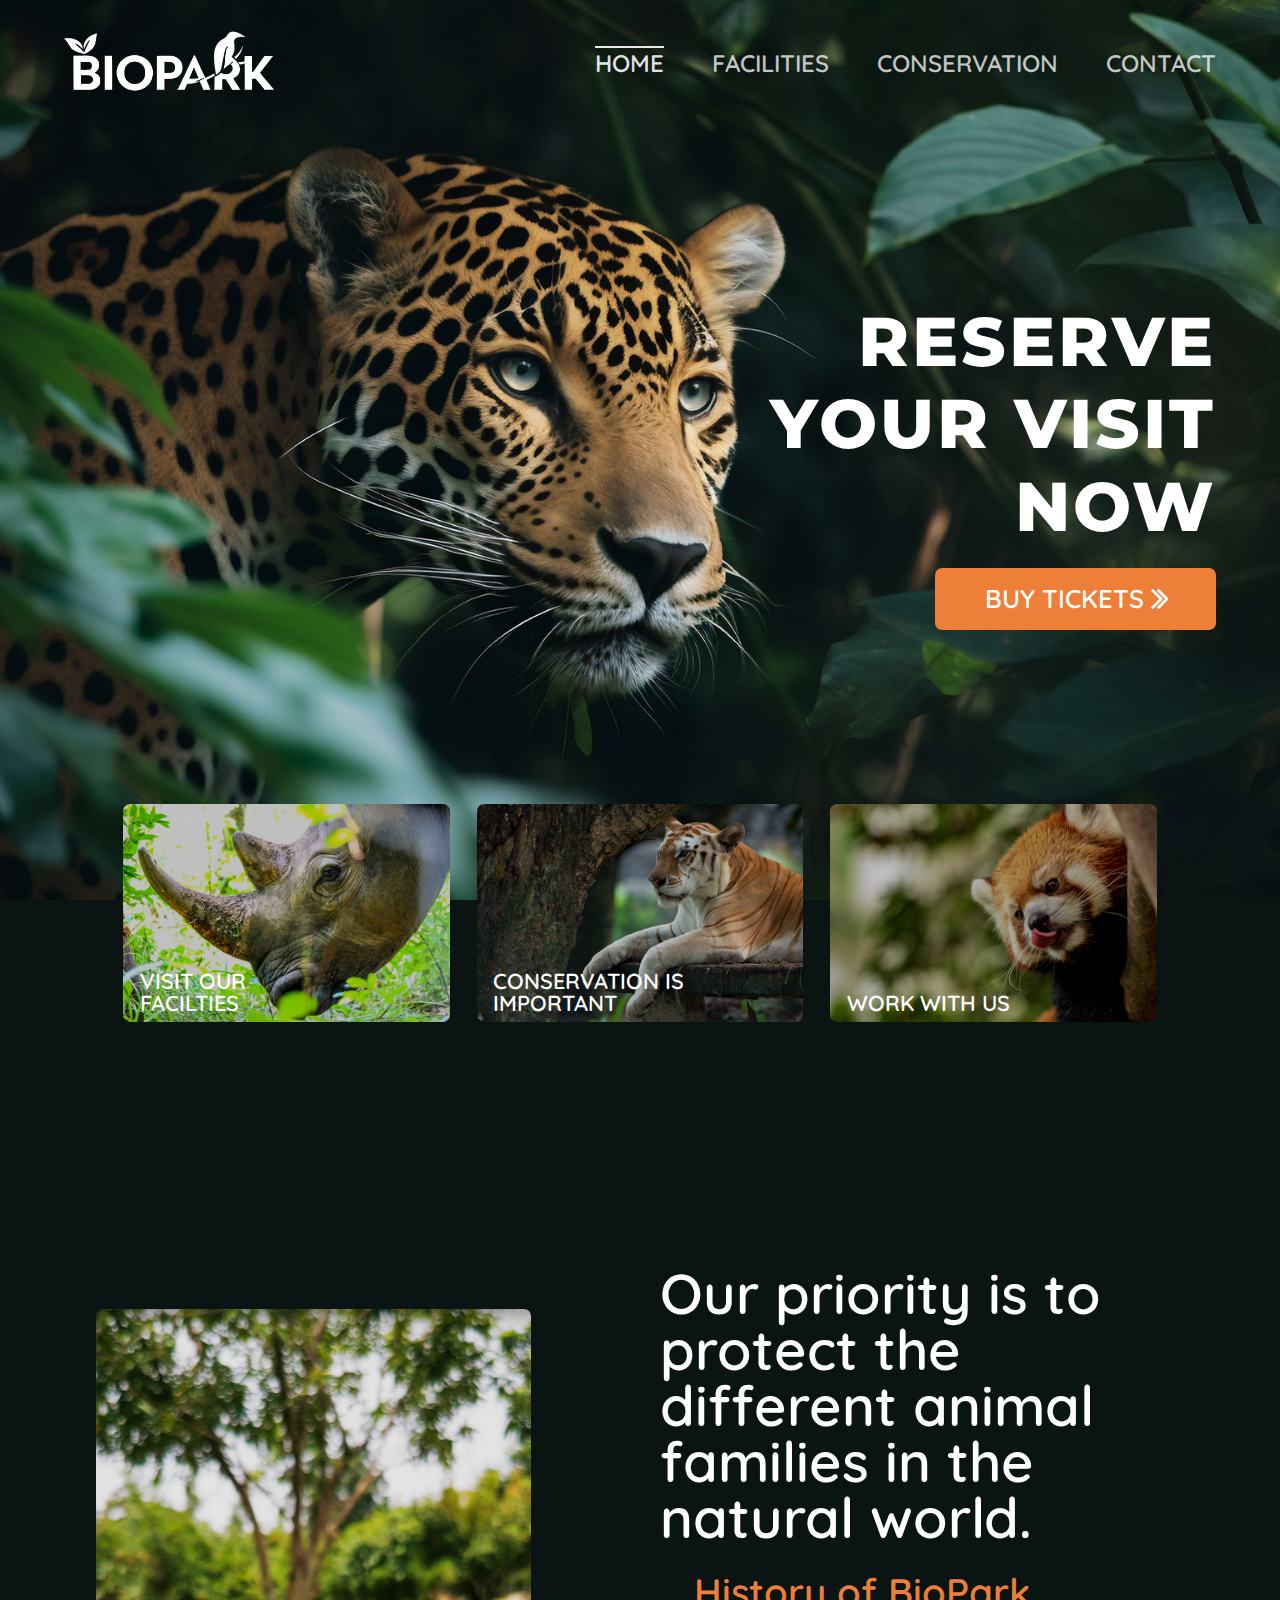
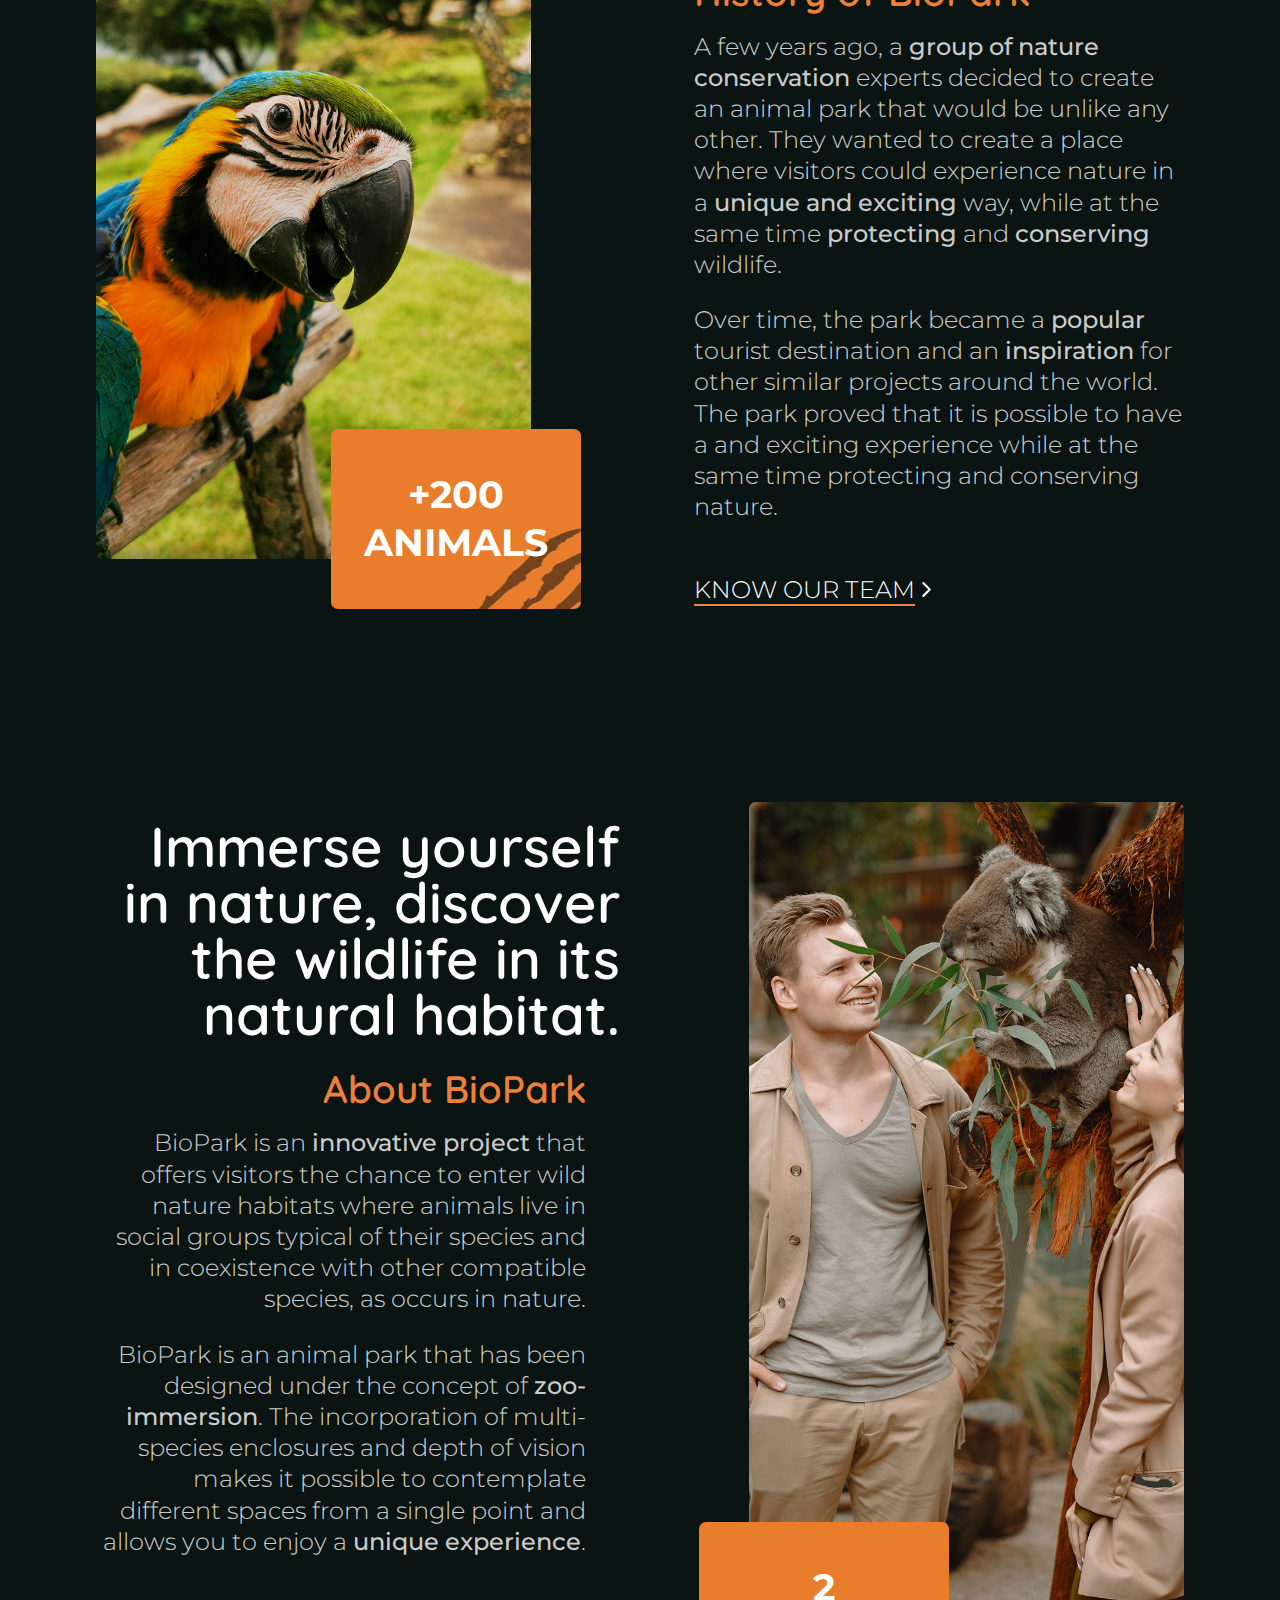
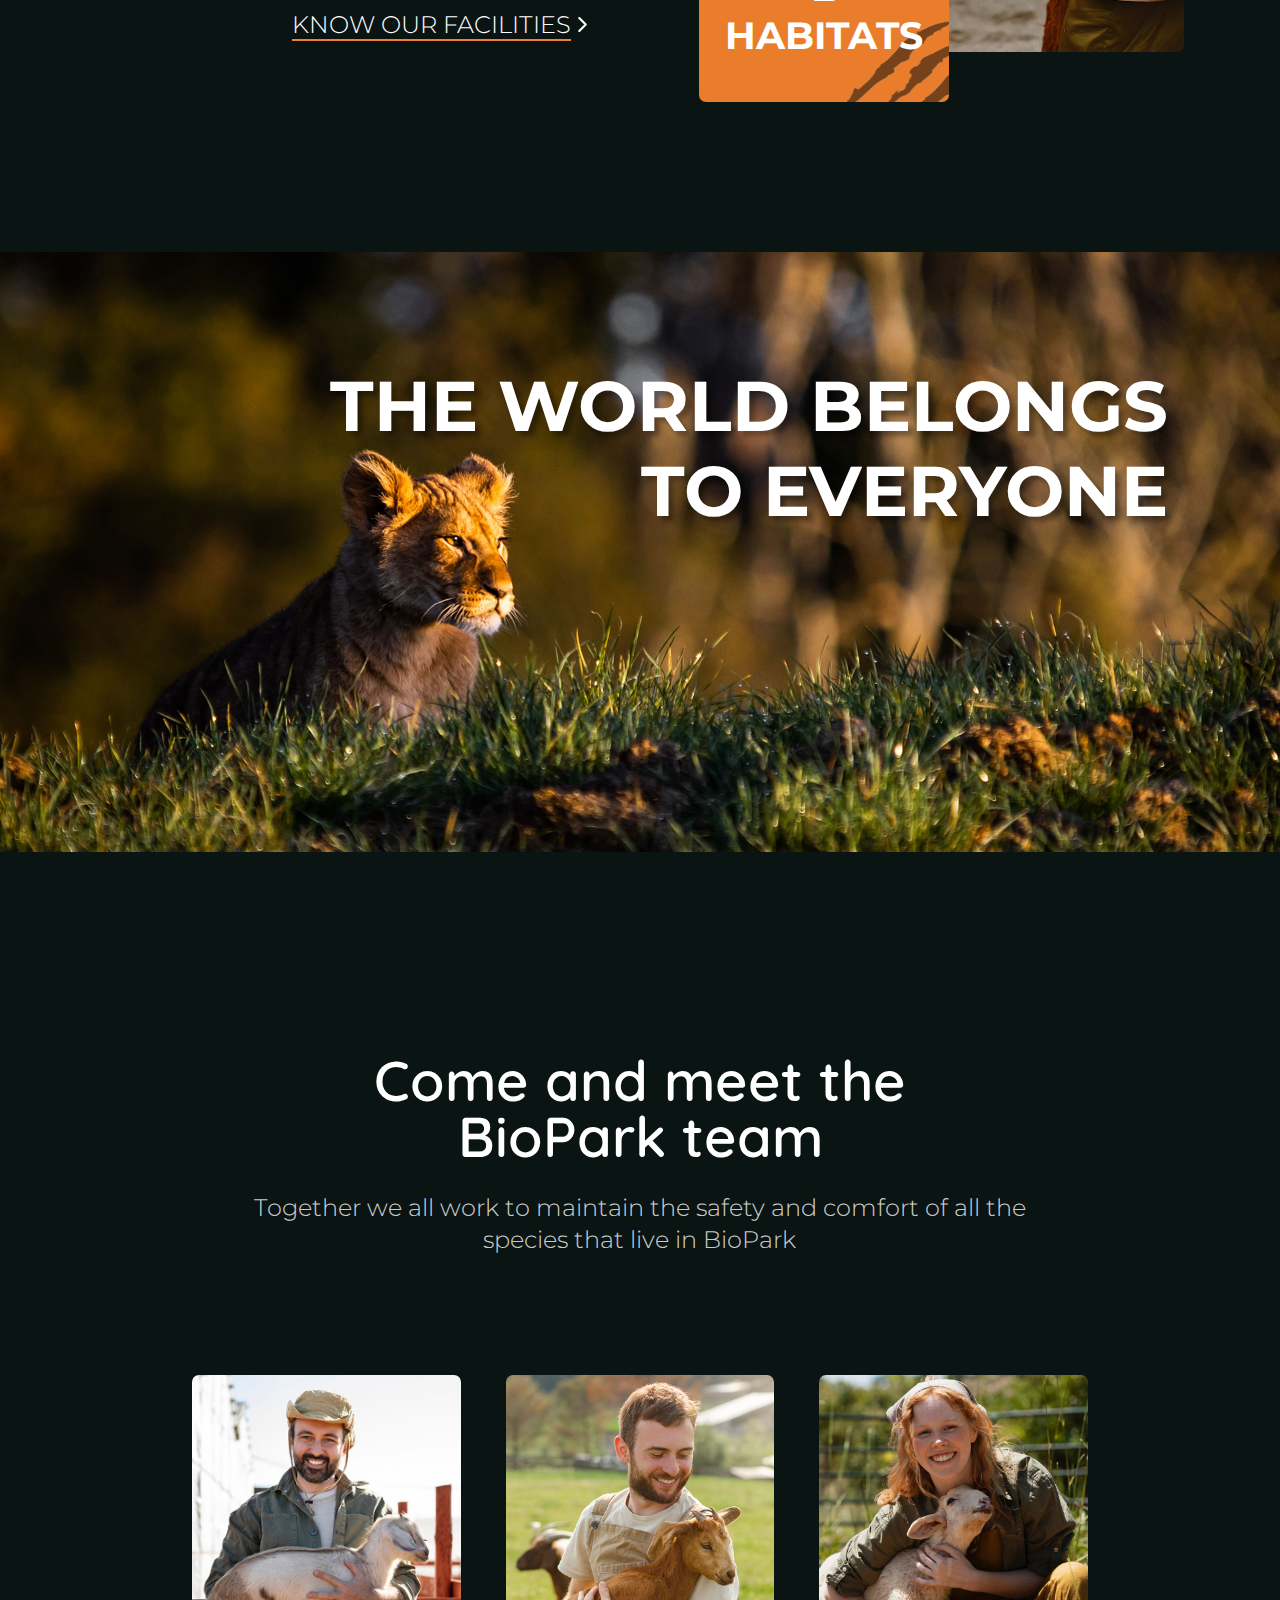
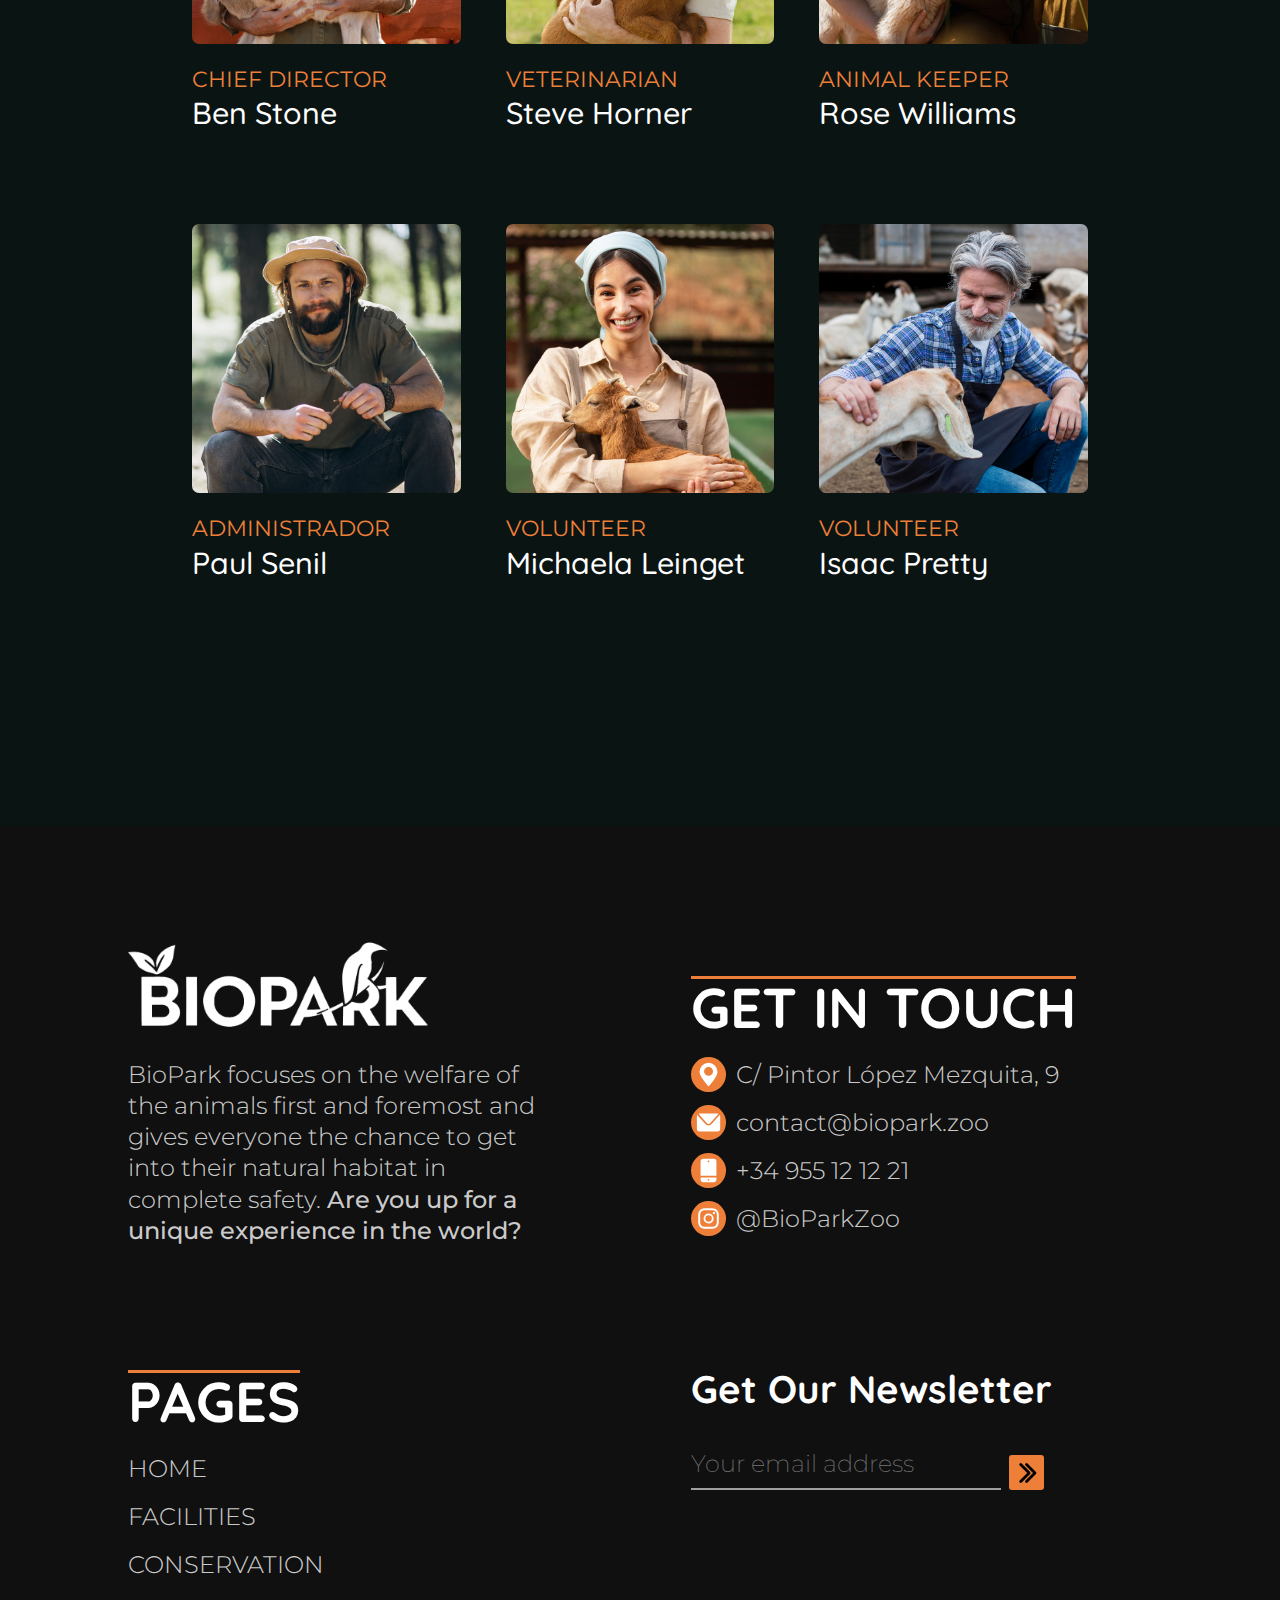
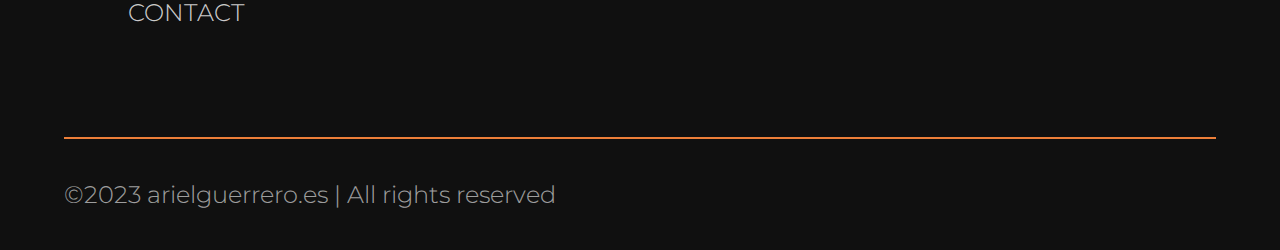
<file: index.html>
<!DOCTYPE html>
<html lang="es">

<head>
    <meta charset="UTF-8">
    <meta name="viewport" content="width=device-width, initial-scale=1.0">
    <title>Biopark - Ariel Guerrero</title>
    <!-- CSS -->

    <link rel="shortcut icon" href="img/ico.png" type="image/x-icon">
    <link rel="stylesheet" href="css/styles.css">
    <link rel="stylesheet" href="css/style_home.css">
</head>

<body>
    <div class="wrapper">
        <header>
            <div class="mainMenu">
                <div class="logo">
                    <a href="index.html"><img src="img/logo.png" alt=""></a>
                </div>
                <nav>
                    <ul class="list-nav">
                        <li class="nav-item mr-menu actualPage"><a href="#">HOME</a></li>
                        <li class="nav-item mr-menu"><a href="facilities.html">FACILITIES</a></li>
                        <li class="nav-item mr-menu"><a href="conservation.html">CONSERVATION</a></li>
                        <li class="nav-item"><a href="contact.html">CONTACT</a></li>
                    </ul>
                </nav>
            </div>
            <div class="heroContent">
                <h1>RESERVE <br> YOUR VISIT <br> NOW</h1>
                <div class="buyBtn">
                    <a href="contact.html#reservationForm">BUY TICKETS</a>
                </div>
            </div>
            <div class="interHero">
                <div class="ctaInterHero ctaIH1"><a href="facilities.html"><img src="img/home/ctaRino.jpg" alt=""></a>
                </div>
                <div class="ctaInterHero ctaIH2"><a href="conservation.html"><img src="img/home/ctaTigre.jpg"
                            alt=""></a></div>
                <div class="ctaInterHero ctaIH3"><a href="contact.html#workwus"><img src="img/home/ctaLemur.jpg"
                            alt=""></a></div>
            </div>
        </header>
        <section class="history">
            <div class="historyImage rd-border"></div>
            <div class="historyContent">
                <h2>Our priority is to protect the different animal families in the natural world.</h2>
                <h3>History of BioPark</h3>
                <p>
                    A few years ago, a <span class="textBold">group of nature conservation</span> experts decided to
                    create an animal park that would
                    be unlike any other. They wanted to create a place where visitors could experience nature in a
                    <span class="textBold">unique and exciting</span> way, while at the same time <span
                        class="textBold">protecting</span> and
                    <span class="textBold">conserving</span> wildlife.
                </p>
                <p class="mb-3-5">
                    Over time, the park became a <span class="textBold">popular</span> tourist destination and an <span
                        class="textBold">inspiration</span> for other similar
                    projects around the world. The park proved that it is possible to have a and exciting experience
                    while at the same time protecting and conserving nature.
                </p>
                <a href="#team" class="ctaText">KNOW OUR TEAM</a>
            </div>
        </section>
        <section class="aboutUs" id="aboutUs">
            <div class="aboutContent">
                <h2>Immerse yourself in nature, discover the wildlife in its natural habitat.</h2>
                <h3>About BioPark</h3>
                <p>
                    BioPark is an <span class="textBold">innovative project</span> that offers visitors the chance to
                    enter wild nature habitats where
                    animals live in social groups typical of their species and in coexistence with other compatible
                    species, as occurs in nature.
                </p>
                <p class="mb-3-5">
                    BioPark is an animal park that has been designed under the concept of <span
                        class="textBold">zoo-immersion</span>. The
                    incorporation of multi-species enclosures and depth of vision makes it possible to contemplate
                    different spaces from a single point and allows you to enjoy a <span class="textBold">unique
                        experience</span>.
                </p>
                <a href="facilities.html" class="ctaText">KNOW OUR FACILITIES</a>
            </div>
            <div class="aboutImage rd-border"></div>
        </section>
        <section class="banner">
            <h2>THE WORLD BELONGS <br> TO EVERYONE</h2>
        </section>
        <section class="team" id="team">
            <h2>Come and meet the <br> BioPark team</h2>
            <p>
                Together we all work to maintain the safety and comfort of all the species that live in BioPark
            </p>
            <div class="teamComponents">
                <div class="teamMember">
                    <div class="memberImg m1"></div>
                    <h5>CHIEF DIRECTOR</h5>
                    <h4>Ben Stone</h4>
                </div>
                <div class="teamMember">
                    <div class="memberImg m2"></div>
                    <h5>VETERINARIAN</h5>
                    <h4>Steve Horner</h4>
                </div>
                <div class="teamMember">
                    <div class="memberImg m3"></div>
                    <h5>ANIMAL KEEPER</h5>
                    <h4>Rose Williams</h4>
                </div>
                <div class="teamMember">
                    <div class="memberImg m4"></div>
                    <h5>ADMINISTRADOR</h5>
                    <h4>Paul Senil</h4>
                </div>
                <div class="teamMember">
                    <div class="memberImg m5"></div>
                    <h5>VOLUNTEER</h5>
                    <h4>Michaela Leinget</h4>
                </div>
                <div class="teamMember">
                    <div class="memberImg m6"></div>
                    <h5>VOLUNTEER</h5>
                    <h4>Isaac Pretty</h4>
                </div>
            </div>
        </section>
        <footer>
            <div class="mainFooter">
                <div class="footerColumn fc1">
                    <img src="img/logo.png" alt="">
                    <p>
                        BioPark focuses on the welfare of the animals first and foremost and gives everyone the chance
                        to get into their natural habitat in complete safety. <span class="textBold">Are you up for a
                            unique experience in the
                            world?</span>
                    </p>
                </div>
                <div class="footerColumn fc2">
                    <h2 class="bt-Titles">PAGES</h2>
                    <ul>
                        <li><a href="#">HOME</a></li>
                        <li><a href="facilities.html">FACILITIES</a></li>
                        <li><a href="conservation.html">CONSERVATION</a></li>
                        <li><a href="contact.html">CONTACT</a></li>
                    </ul>
                </div>
                <div class="footerColumn fc3">
                    <h2 class="bt-Titles">GET IN TOUCH</h2>
                    <ul class="footerInfo">
                        <li class="footerInfo-child fiChild1">C/ Pintor López Mezquita, 9</li>
                        <li class="footerInfo-child fiChild2">contact@biopark.zoo</li>
                        <li class="footerInfo-child fiChild3">+34 955 12 12 21</li>
                        <li class="footerInfo-child fiChild4">@BioParkZoo</li>
                    </ul>
                </div>
                <div class="footerColumn fc4">
                    <h2>Get Our Newsletter</h2>
                    <form method="post">
                        <input type="text" name="newsletter" id="newsletterIn" placeholder="Your email address"
                            required>
                        <button type="button"></button>
                    </form>
                </div>
            </div>
            <div class="subFooter">
                <p>&copy;2023 arielguerrero.es | All rights reserved</p>
                <p class="sfResp">&copy;2023 arielguerrero.es</p>
            </div>
        </footer>
    </div>
</body>

</html>
</file>
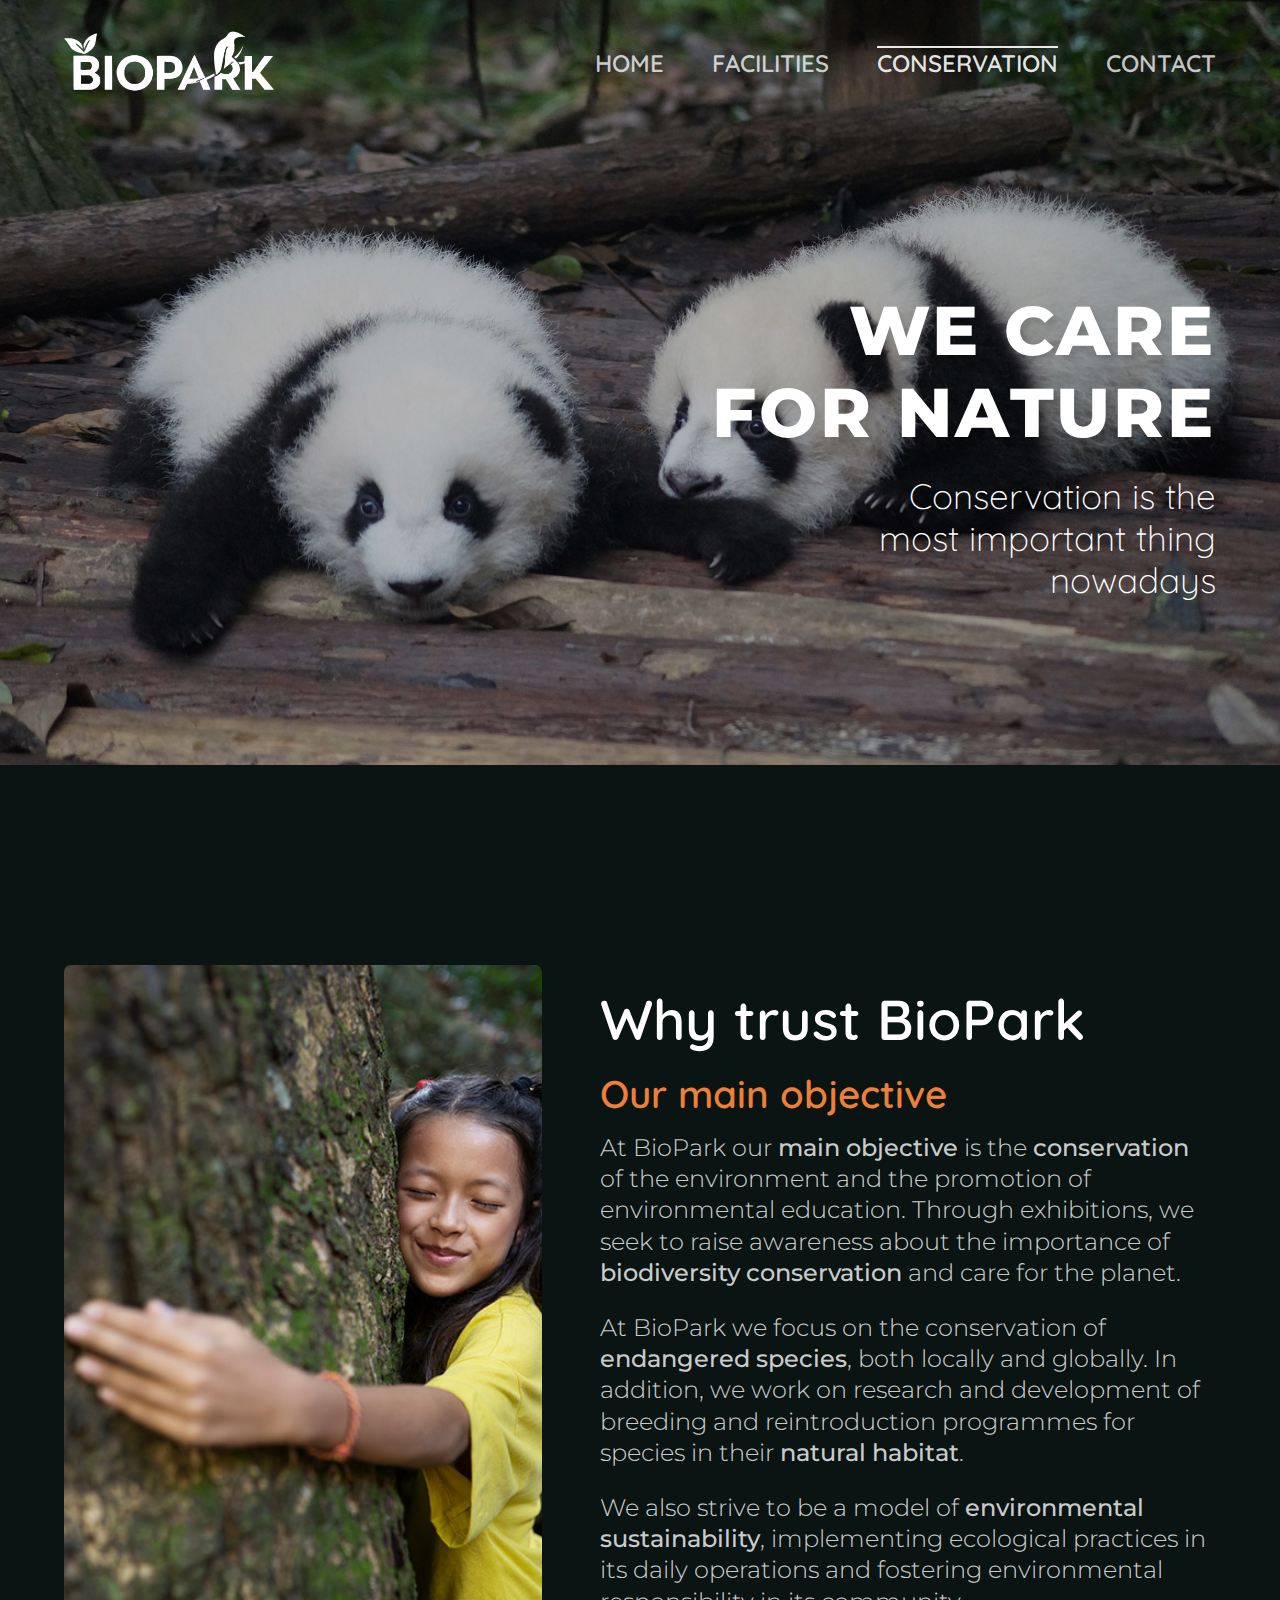
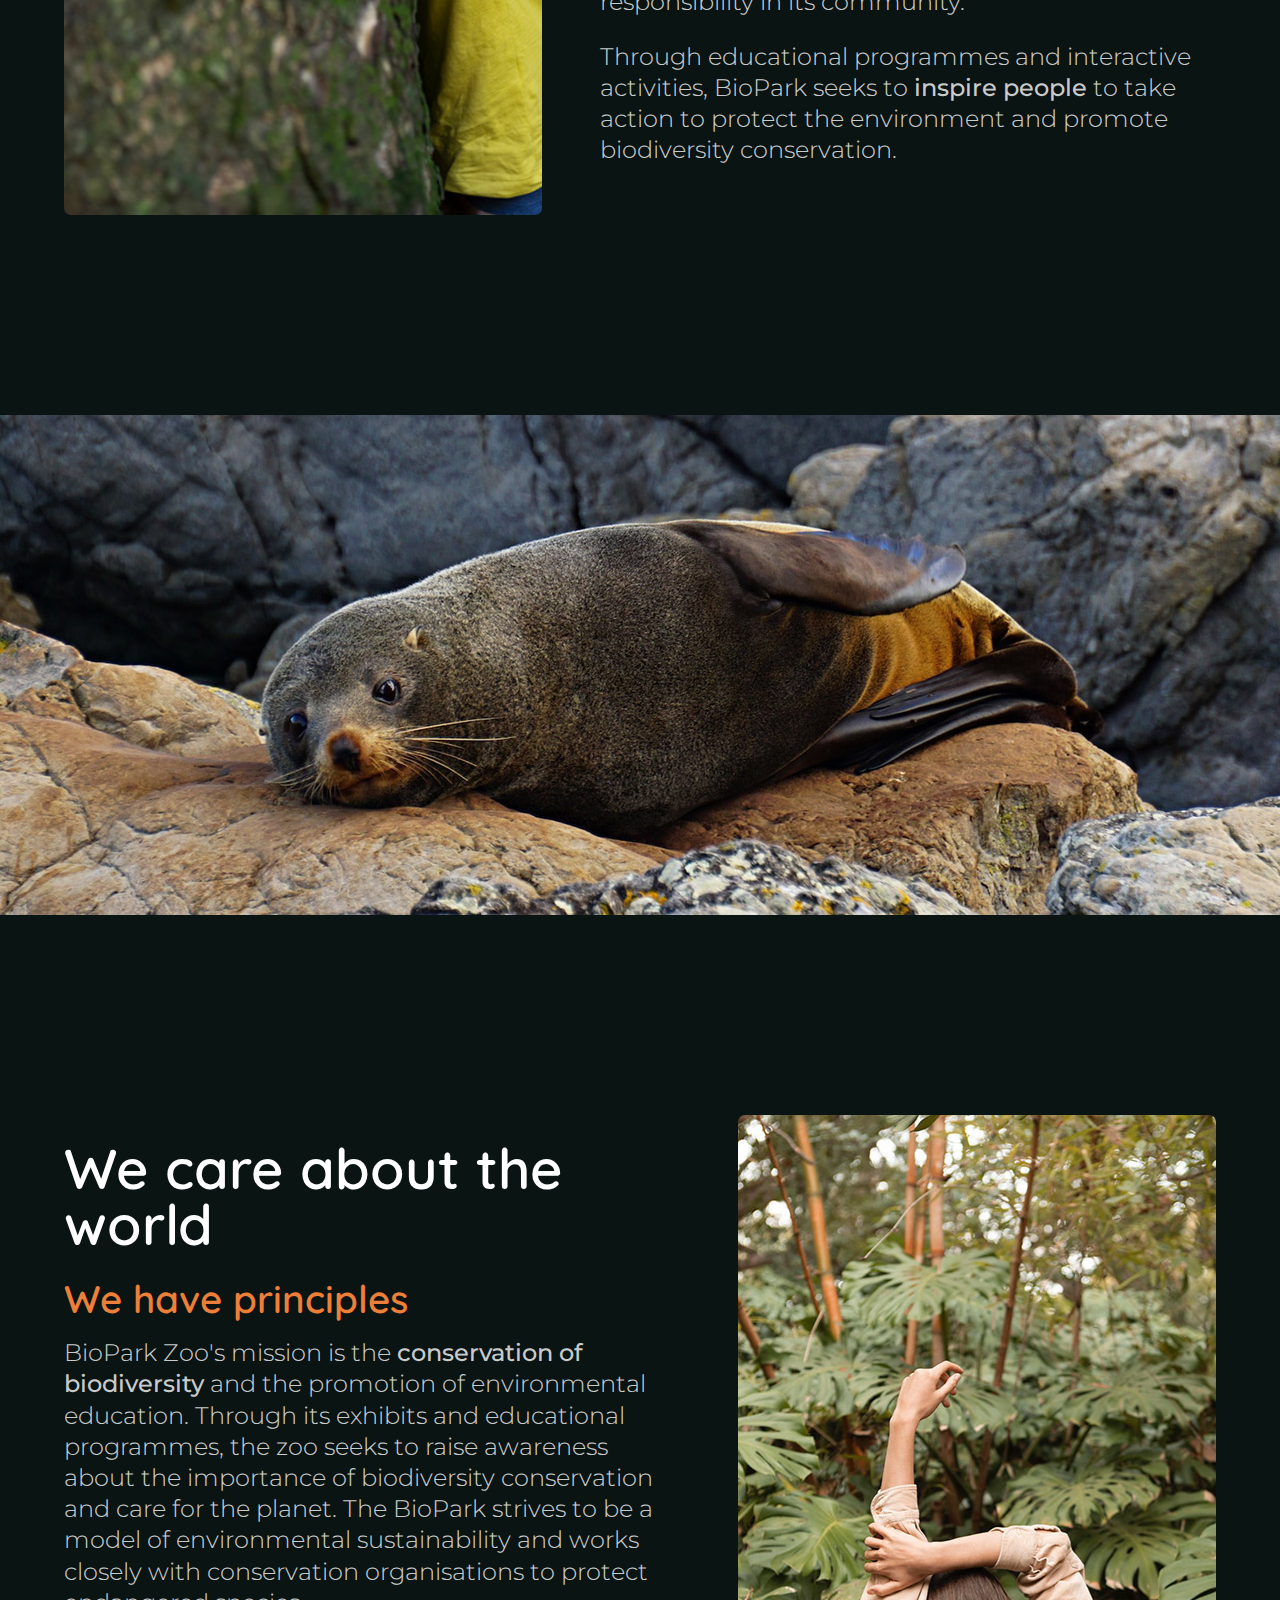
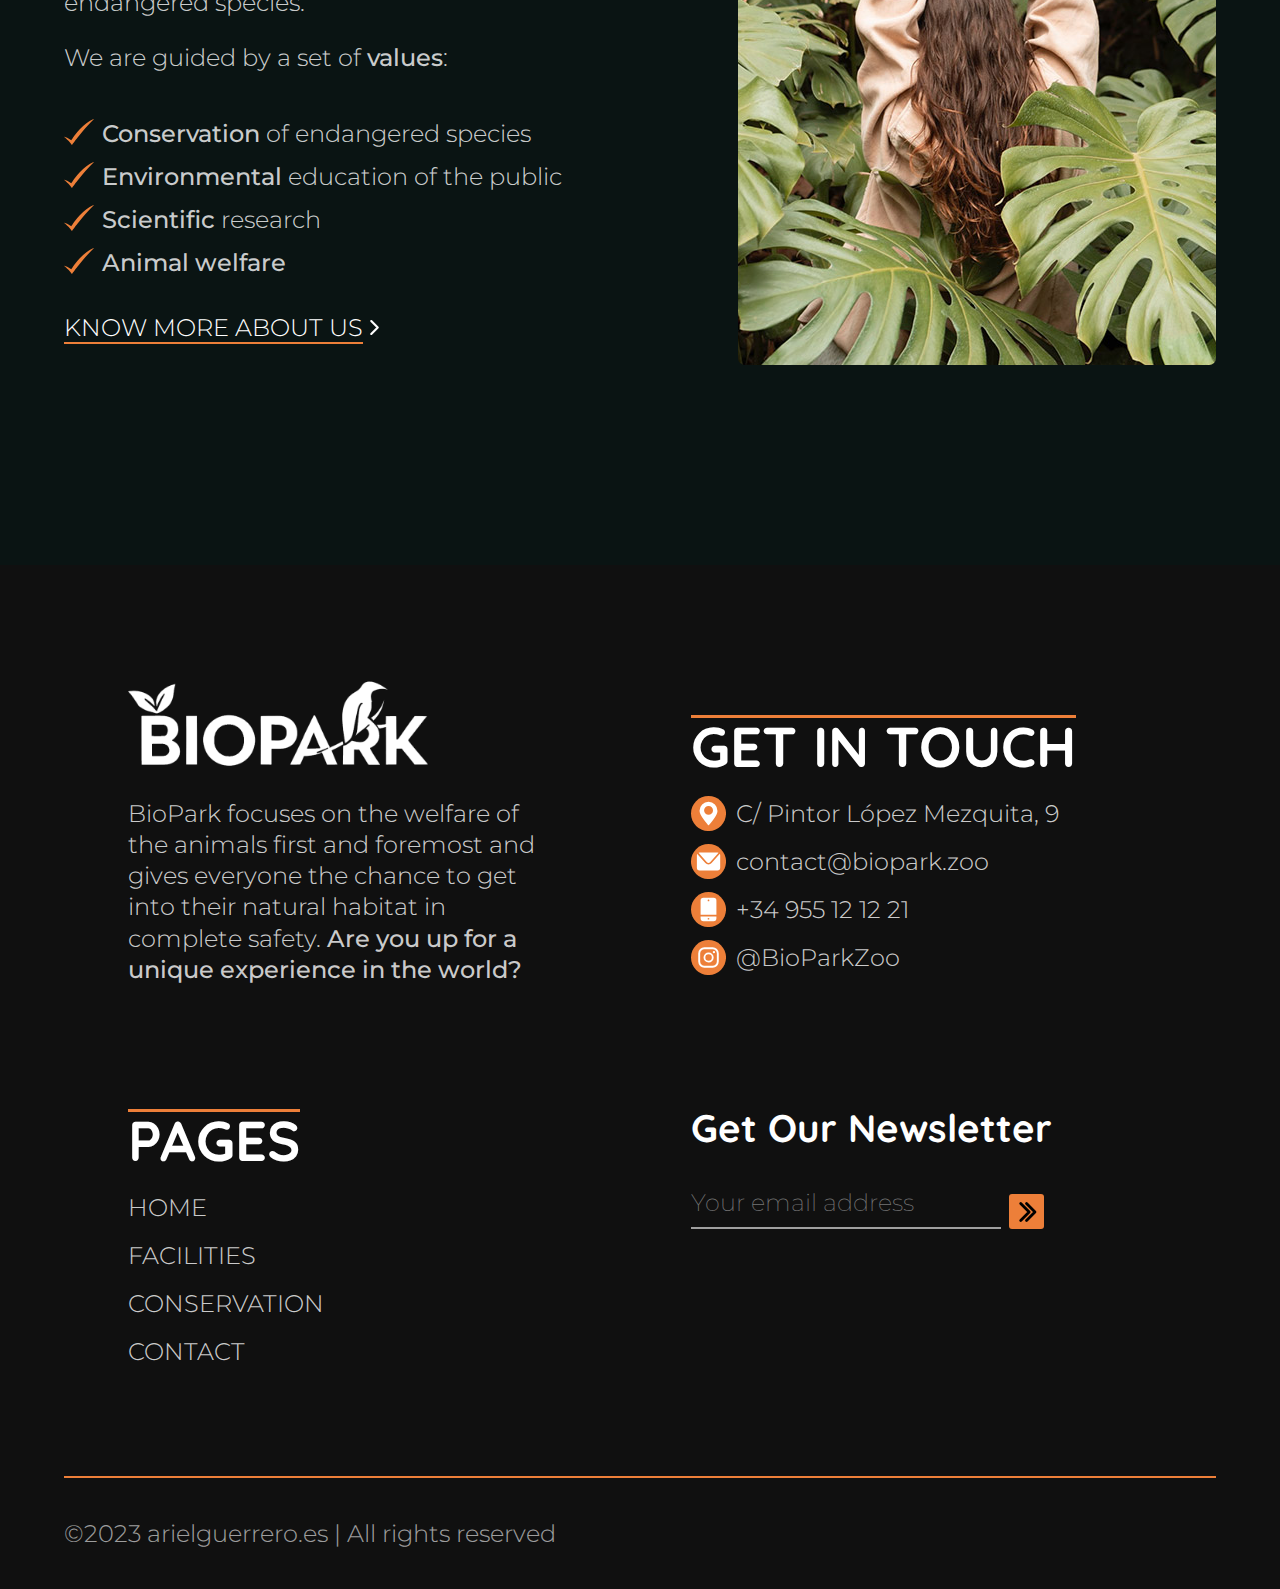
<file: conservation.html>
<!DOCTYPE html>
<html lang="es">

<head>
    <meta charset="UTF-8">
    <meta name="viewport" content="width=device-width, initial-scale=1.0">
    <title>Conservation - Ariel Guerrero</title>

    <link rel="shortcut icon" href="img/ico.png" type="image/x-icon">
    <!-- CSS -->
    <link rel="stylesheet" href="css/styles.css">
    <link rel="stylesheet" href="css/style_conservation.css">
</head>

<body>
    <div class="wrapper">
        <!-- CABECERA -->
        <header>
            <div class="mainMenu">
                <div class="logo">
                    <a href="index.html"><img src="img/logo.png" alt=""></a>
                </div>
                <nav>
                    <ul class="list-nav">
                        <li class="nav-item mr-menu"><a href="index.html">HOME</a></li>
                        <li class="nav-item mr-menu"><a href="facilities.html">FACILITIES</a></li>
                        <li class="nav-item mr-menu actualPage"><a href="#">CONSERVATION</a></li>
                        <li class="nav-item"><a href="contact.html">CONTACT</a></li>
                    </ul>
                </nav>
            </div>
            <div class="heroContent">
                <h1><span class="saltoLinea">WE CARE</span> FOR NATURE</h1>
                <h3>Conservation is the <span class="saltoLinea"></span> most important thing <span
                        class="saltoLinea"></span> nowadays</h3>
            </div>
        </header>

        <!-- WHY TRUST SECTION - SECTION 1 -->
        <section class="whyTrust">
            <div class="whyTrustImage"></div>
            <div class="whyTrustText">
                <h2>Why trust BioPark</h2>
                <h3>Our main objective</h3>
                <p>
                    At BioPark our <span class="textBold">main objective</span> is the <span
                        class="textBold">conservation</span> of the environment and the promotion of
                    environmental education. Through exhibitions, we seek to raise awareness about the importance of
                    <span class="textBold">biodiversity conservation</span> and care for the planet.
                </p>
                <p>
                    At BioPark we focus on the conservation of <span class="textBold">endangered species</span>, both
                    locally and globally. In
                    addition, we work on research and development of breeding and reintroduction programmes for species
                    in their <span class="textBold">natural habitat</span>.
                </p>
                <p>
                    We also strive to be a model of <span class="textBold">environmental sustainability</span>,
                    implementing ecological practices in
                    its daily operations and fostering environmental responsibility in its community.
                </p>
                <p>
                    Through educational programmes and interactive activities, BioPark seeks to <span
                        class="textBold">inspire people</span> to take
                    action to protect the environment and promote biodiversity conservation.
                </p>
            </div>
        </section>

        <!-- BANNER CONSERVATION -->
        <div class="banner"></div>

        <!-- WE CARE ABOUT WORLD SECTION - SECTION 2 -->
        <section class="weCareWorld">
            <div class="weCareWorldText">
                <h2>We care about the world</h2>
                <h3>We have principles</h3>
                <p>
                    BioPark Zoo's mission is the <span class="textBold">conservation of biodiversity</span> and the
                    promotion of environmental
                    education. Through its exhibits and educational programmes, the zoo seeks to raise awareness about
                    the importance of biodiversity conservation and care for the planet. The BioPark strives to be a
                    model of environmental sustainability and works closely with conservation organisations to protect
                    endangered species.
                </p>
                <p id="valuesTitle">
                    We are guided by a set of <span class="textBold">values</span>:
                </p>
                <ul>
                    <li class="longLi1"><span class="textBold">Conservation</span> of endangered species</li>
                    <li class="longLi2"><span class="textBold">Environmental</span> education of the public</li>
                    <li><span class="textBold">Scientific</span> research</li>
                    <li><span class="textBold">Animal welfare</span></li>
                </ul>
                <a href="index.html#aboutUs" class="ctaText">KNOW MORE ABOUT US</a>
            </div>
            <div class="weCareWorldImage"></div>
        </section>

        <!-- SECCION FOOTER -->
        <footer>
            <div class="mainFooter">
                <div class="footerColumn fc1">
                    <img src="img/logo.png" alt="">
                    <p>
                        BioPark focuses on the welfare of the animals first and foremost and gives everyone the chance
                        to get into their natural habitat in complete safety. <span class="textBold">Are you up for a
                            unique experience in the
                            world?</span>
                    </p>
                </div>
                <div class="footerColumn fc2">
                    <h2 class="bt-Titles">PAGES</h2>
                    <ul>
                        <li><a href="index.html">HOME</a></li>
                        <li><a href="facilities.html">FACILITIES</a></li>
                        <li><a href="#">CONSERVATION</a></li>
                        <li><a href="contact.html">CONTACT</a></li>
                    </ul>
                </div>
                <div class="footerColumn fc3">
                    <h2 class="bt-Titles">GET IN TOUCH</h2>
                    <ul class="footerInfo">
                        <li class="footerInfo-child">C/ Pintor López Mezquita, 9</li>
                        <li class="footerInfo-child">contact@biopark.zoo</li>
                        <li class="footerInfo-child">+34 955 12 12 21</li>
                        <li class="footerInfo-child">@BioParkZoo</li>
                    </ul>
                </div>
                <div class="footerColumn fc4">
                    <h2>Get Our Newsletter</h2>
                    <form method="post">
                        <input type="text" name="newsletter" id="newsletterIn" placeholder="Your email address">
                        <button type="button"></button>
                    </form>
                </div>
            </div>
            <div class="subFooter">
                <p>&copy;2023 arielguerrero.es | All rights reserved</p>
                <p class="sfResp">&copy;2023 arielguerrero.es</p>
            </div>
        </footer>
    </div>
</body>

</html>
</file>
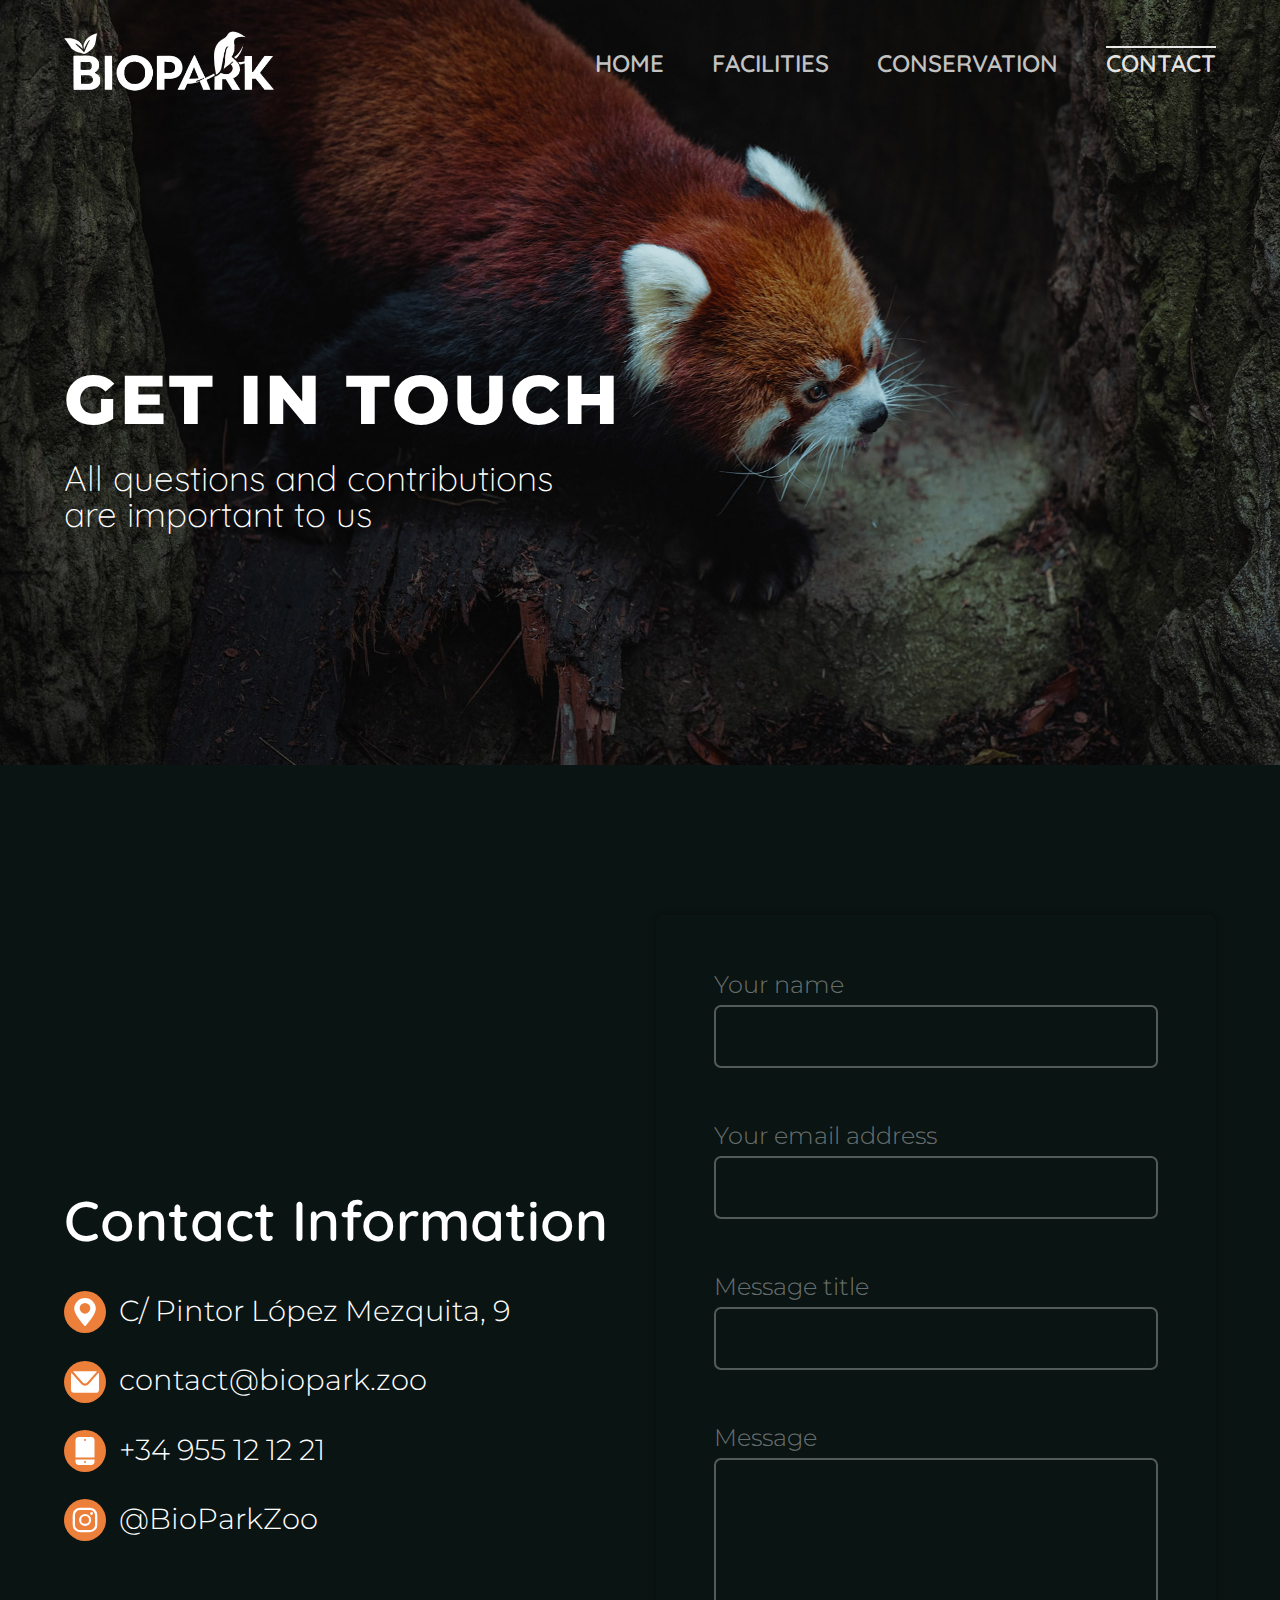
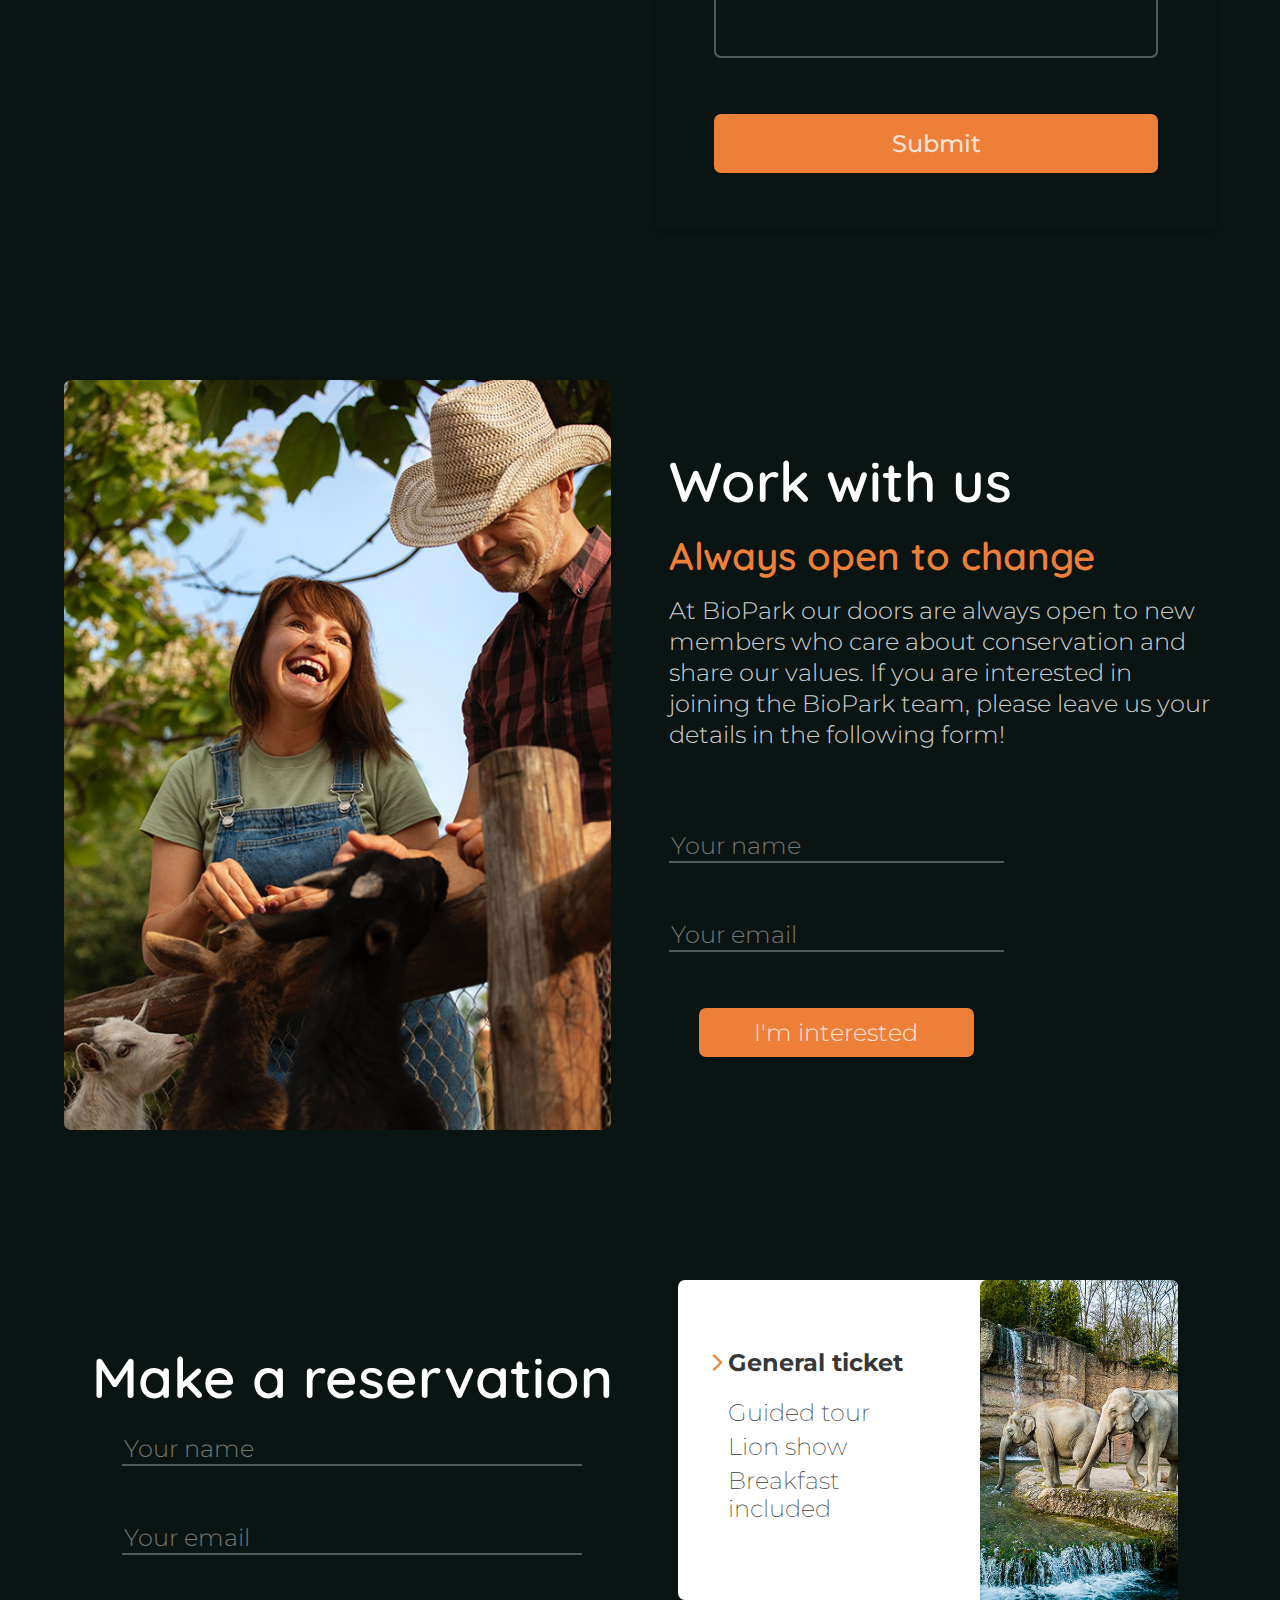
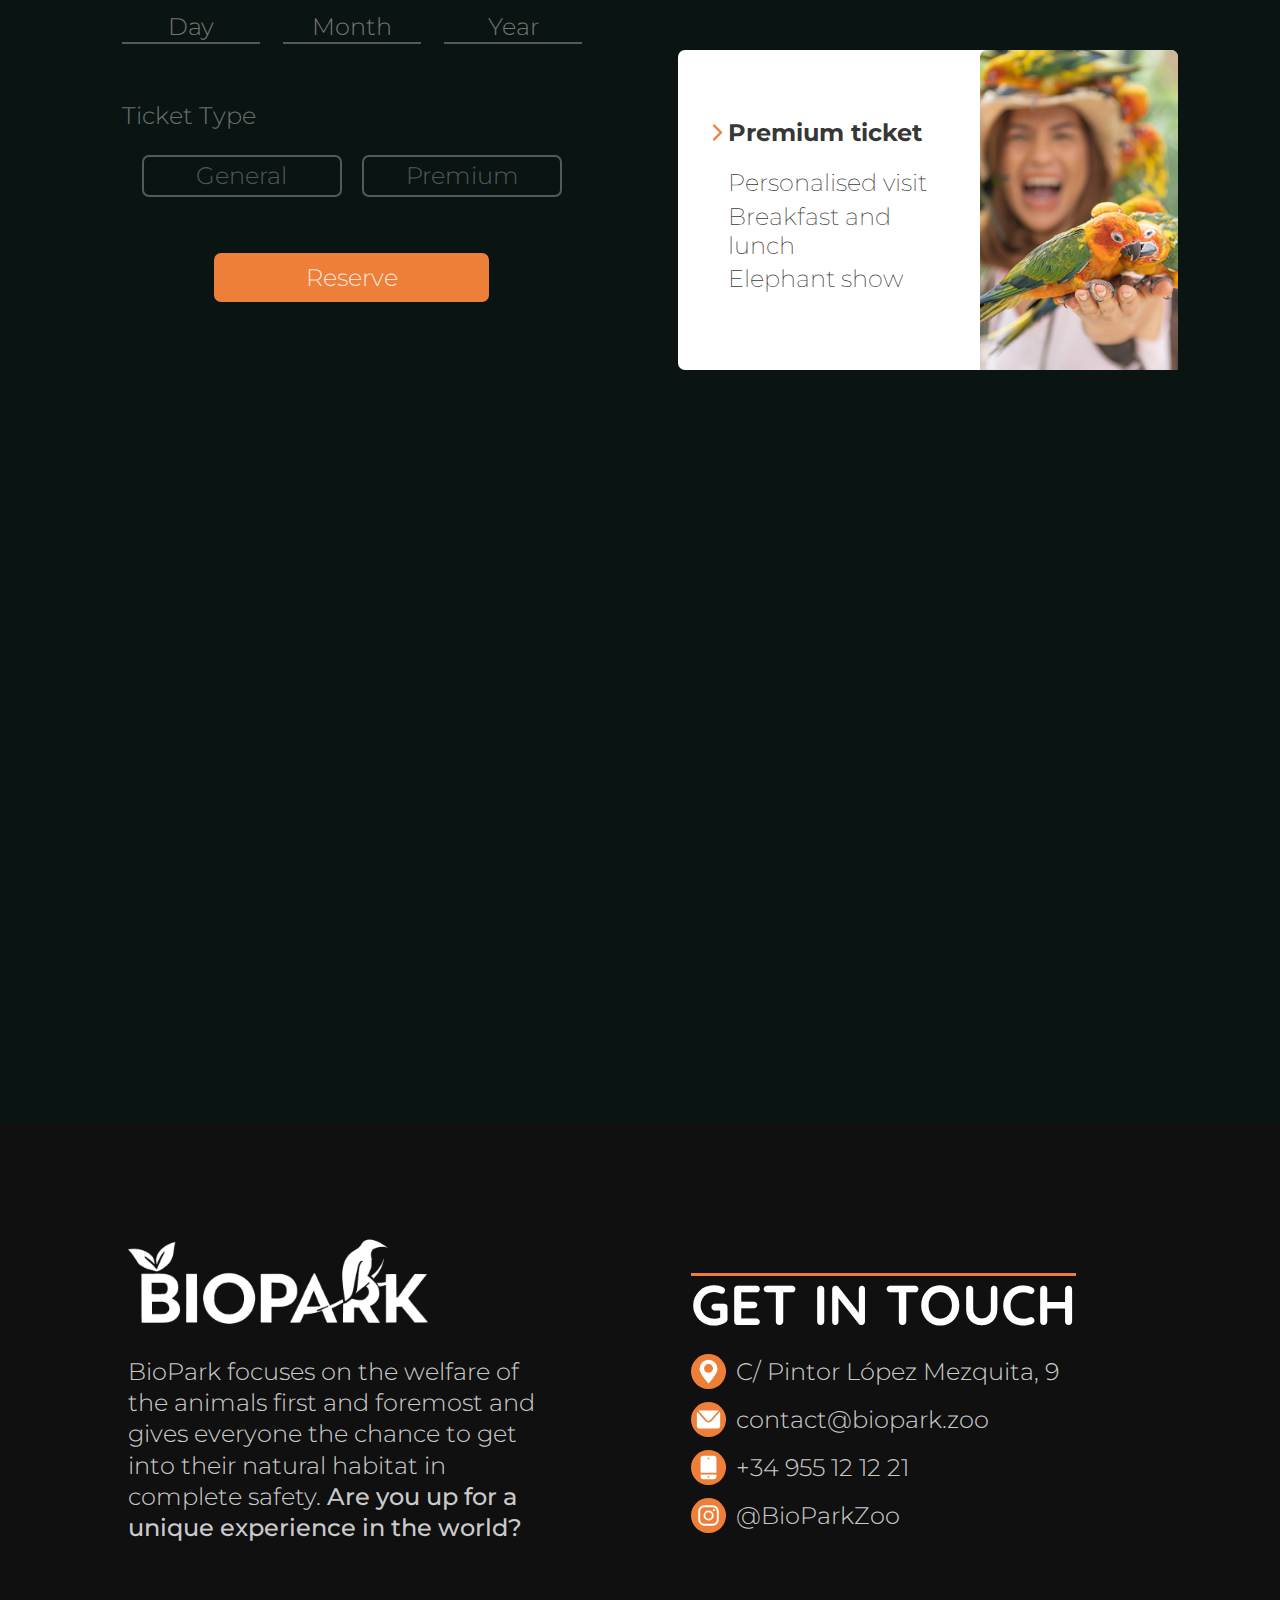
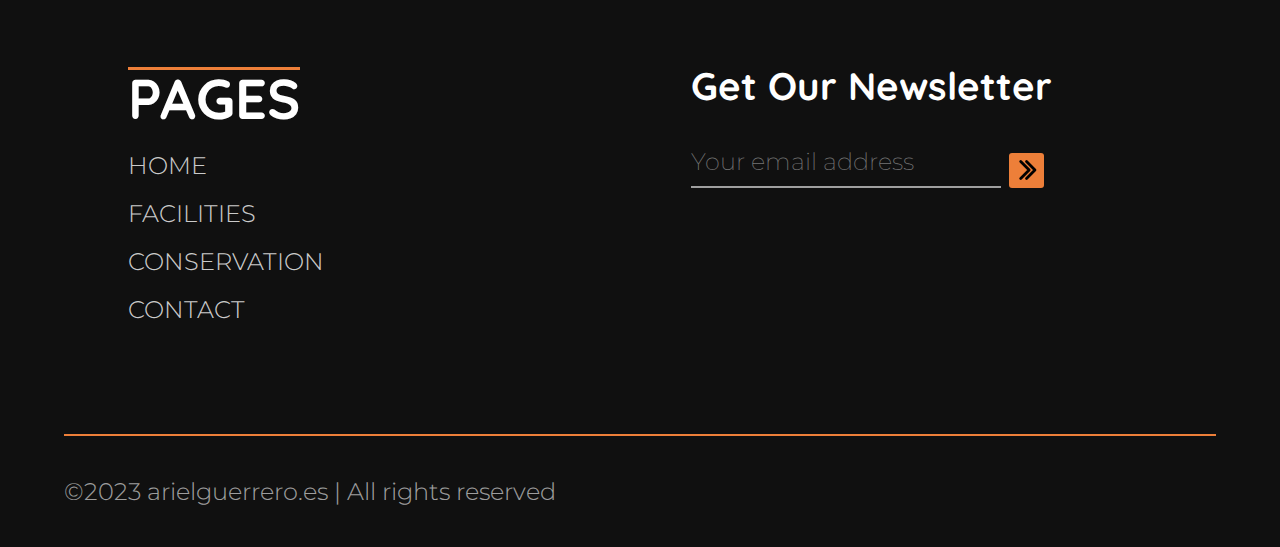
<file: contact.html>
<!DOCTYPE html>
<html lang="es">

<head>
    <meta charset="UTF-8">
    <meta name="viewport" content="width=device-width, initial-scale=1.0">
    <title>Contact - Ariel Guerrero</title>

    <link rel="shortcut icon" href="img/ico.png" type="image/x-icon">
    <!-- CSS -->
    <link rel="stylesheet" href="css/styles.css">
    <link rel="stylesheet" href="css/style_contact.css">
</head>

<body>
    <div class="wrapper">
        <header>
            <div class="mainMenu">
                <div class="logo">
                    <a href="index.html"><img src="img/logo.png" alt=""></a>
                </div>
                <nav>
                    <ul class="list-nav">
                        <li class="nav-item mr-menu"><a href="index.html">HOME</a></li>
                        <li class="nav-item mr-menu"><a href="facilities.html">FACILITIES</a></li>
                        <li class="nav-item mr-menu"><a href="conservation.html">CONSERVATION</a></li>
                        <li class="nav-item actualPage"><a href="#">CONTACT</a></li>
                    </ul>
                </nav>
            </div>
            <div class="heroContent">
                <h1>GET IN TOUCH</h1>
                <h3>All questions and contributions <br> are important to us</h3>
            </div>
        </header>

        <!-- CONTACT INFORMATION SECTION - SECTION 1 -->
        <section class="contact">
            <div class="contactInfo">
                <h2>Contact Information</h2>
                <ul>
                    <li class="dir">C/ Pintor López Mezquita, 9</li>
                    <li>contact@biopark.zoo</li>
                    <li>+34 955 12 12 21</li>
                    <li>@BioParkZoo</li>
                </ul>
            </div>
            <div class="contactForm">
                <form action="" method="post">
                    <label for="name">Your name</label>
                    <input type="text" name="name" id="name" required>

                    <label for="email">Your email address</label>
                    <input type="email" name="email" id="email" required>

                    <label for="title">Message title</label>
                    <input type="text" name="title" id="title">

                    <label for="message">Message</label>
                    <textarea name="message" id="message" required></textarea>

                    <button type="button">Submit</button>
                </form>
            </div>
        </section>

        <!-- WORK WITH US SECTION - SECTION 3 -->
        <section class="workWithUs">
            <div class="workWithUsImage"></div>
            <div class="workWithUsText">
                <h2>Work with us</h2>
                <h3>Always open to change</h3>
                <p>
                    At BioPark our doors are always open to new members who care about conservation and share our
                    values. If you are interested in joining the BioPark team, please leave us your details in the
                    following form!
                </p>
                <form action="">
                    <input type="text" name="yourName" id="yourName" placeholder="Your name" required>
                    <input type="text" name="yourEmail" id="yourEmail" placeholder="Your email" required>
                    <button type="button">I'm interested</button>
                </form>
            </div>
        </section>

        <!-- RESERVATION SECTION - SECTION 4 -->
        <section class="reservation" id="reservation">
            <div class="reservationForm" id="reservationForm">
                <h2>Make a reservation</h2>
                <form action="">
                    <input type="text" name="resName" id="resName" placeholder="Your name" required>
                    <input type="text" name="resEmail" id="resEmail" placeholder="Your email" required>
                    <div class="fecha">
                        <input type="text" name="day" id="day" placeholder="Day" required>
                        <input type="text" name="month" id="month" placeholder="Month" required>
                        <input type="text" name="year" id="year" placeholder="Year" required>
                    </div>
                    <p>Ticket Type</p>
                    <fieldset>
                        <div class="opcion1">
                            <input type="radio" name="ticketsBtns" id="generalTicketBtn">
                            <label for="generalTicketBtn">General</label>
                        </div>
                        <div class="opcion2">
                            <input type="radio" name="ticketsBtns" id="premiumTicketBtn">
                            <label for="premiumTicketBtn">Premium</label>
                        </div>
                    </fieldset>
                    <button type="button">Reserve</button>
                </form>
            </div>
            <div class="reservationTicketTypes">
                <div class="generalTicket">
                    <div class="ticketImage"></div>
                    <div class="ticketContent">
                        <h5>General ticket</h5>
                        <ul>
                            <li>Guided tour</li>
                            <li>Lion show</li>
                            <li>Breakfast included</li>
                        </ul>
                    </div>
                </div>
                <div class="premiumTicket">
                    <div class="ticketImage"></div>
                    <div class="ticketContent">
                        <h5>Premium ticket</h5>
                        <ul>
                            <li>Personalised visit</li>
                            <li>Breakfast and lunch</li>
                            <li>Elephant show</li>
                        </ul>
                    </div>
                </div>
            </div>
        </section>

        <!-- SECCION MAPA -->
        <section class="mapContainer">
            <iframe
                src="https://www.google.com/maps/embed?pb=!1m18!1m12!1m3!1d3179.001304413598!2d-3.6102149234836043!3d37.17643997214218!2m3!1f0!2f0!3f0!3m2!1i1024!2i768!4f13.1!3m3!1m2!1s0xd71fc936c4c3bb7%3A0x58c8cffbd2dbc4e7!2sC.%20Pintor%20L%C3%B3pez%20Mezquita%2C%209%2C%2018002%20Granada!5e0!3m2!1ses!2ses!4v1697438172381!5m2!1ses!2ses"
                style="border:0;" allowfullscreen="" loading="lazy"
                referrerpolicy="no-referrer-when-downgrade"></iframe>
        </section>

        <!-- SECCION FOOTER -->
        <footer>
            <div class="mainFooter">
                <div class="footerColumn fc1">
                    <img src="img/logo.png" alt="">
                    <p>
                        BioPark focuses on the welfare of the animals first and foremost and gives everyone the chance
                        to get into their natural habitat in complete safety. <span class="textBold">Are you up for a
                            unique experience in the
                            world?</span>
                    </p>
                </div>
                <div class="footerColumn fc2">
                    <h2 class="bt-Titles">PAGES</h2>
                    <ul>
                        <li><a href="index.html">HOME</a></li>
                        <li><a href="facilities.html">FACILITIES</a></li>
                        <li><a href="conservation.html">CONSERVATION</a></li>
                        <li><a href="#">CONTACT</a></li>
                    </ul>
                </div>
                <div class="footerColumn fc3">
                    <h2 class="bt-Titles">GET IN TOUCH</h2>
                    <ul class="footerInfo">
                        <li class="footerInfo-child">C/ Pintor López Mezquita, 9</li>
                        <li class="footerInfo-child">contact@biopark.zoo</li>
                        <li class="footerInfo-child">+34 955 12 12 21</li>
                        <li class="footerInfo-child">@BioParkZoo</li>
                    </ul>
                </div>
                <div class="footerColumn fc4">
                    <h2>Get Our Newsletter</h2>
                    <form method="post">
                        <input type="text" name="newsletter" id="newsletterIn" placeholder="Your email address">
                        <button type="button"></button>
                    </form>
                </div>
            </div>
            <div class="subFooter">
                <p>&copy;2023 arielguerrero.es | All rights reserved</p>
                <p class="sfResp">&copy;2023 arielguerrero.es</p>
            </div>
        </footer>
    </div>
</body>

</html>
</file>
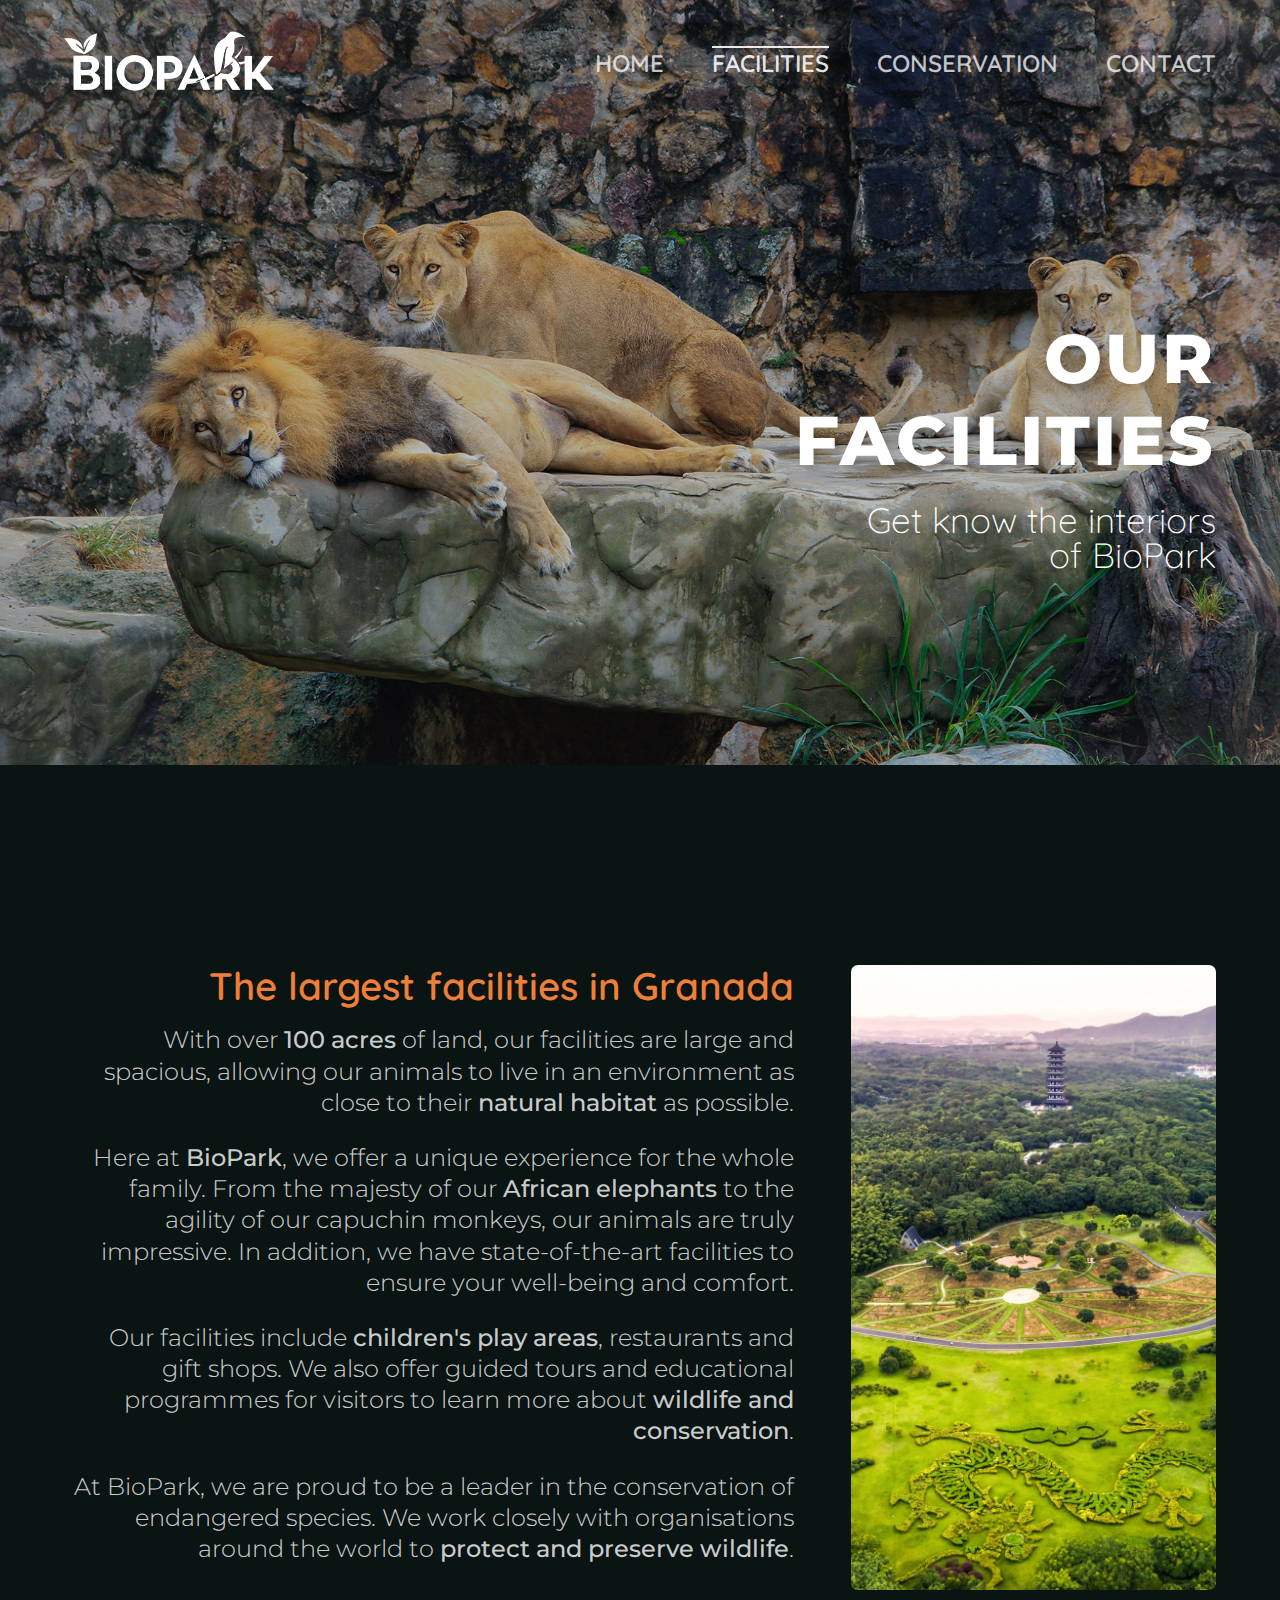
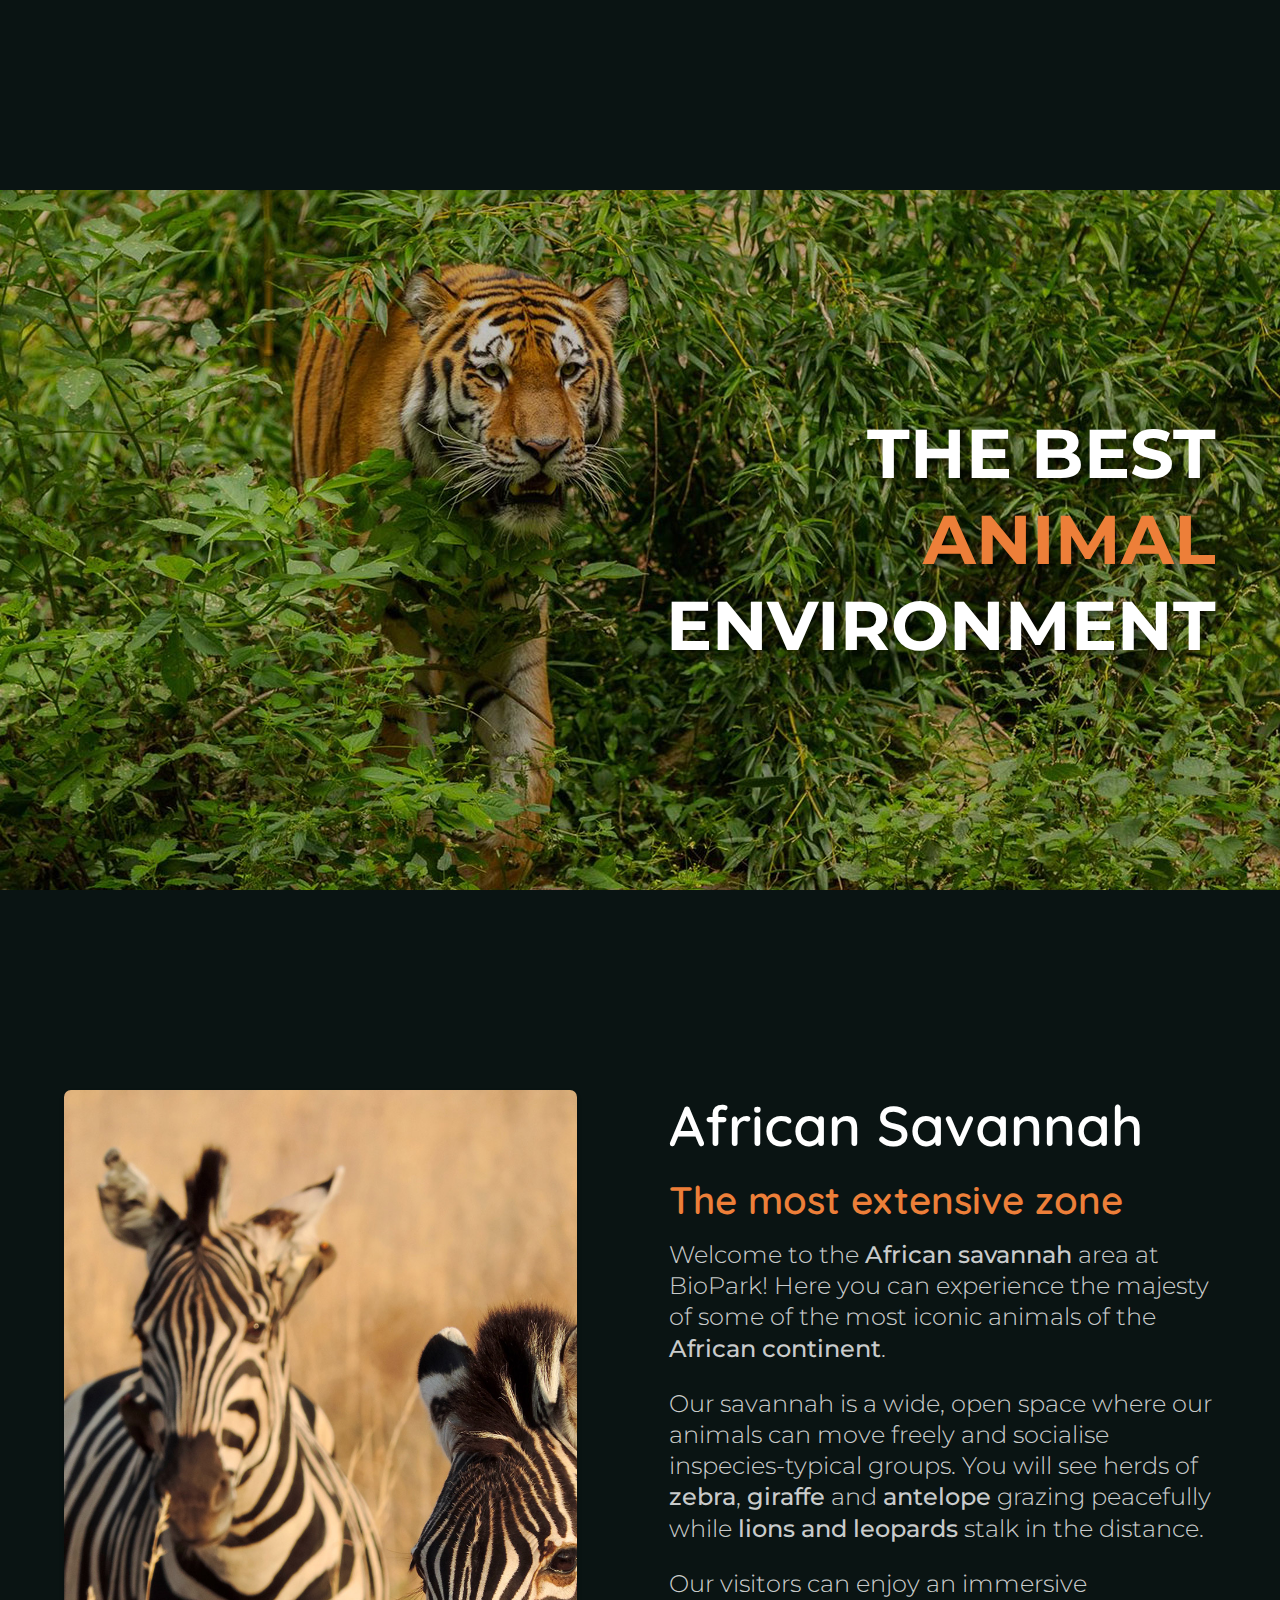
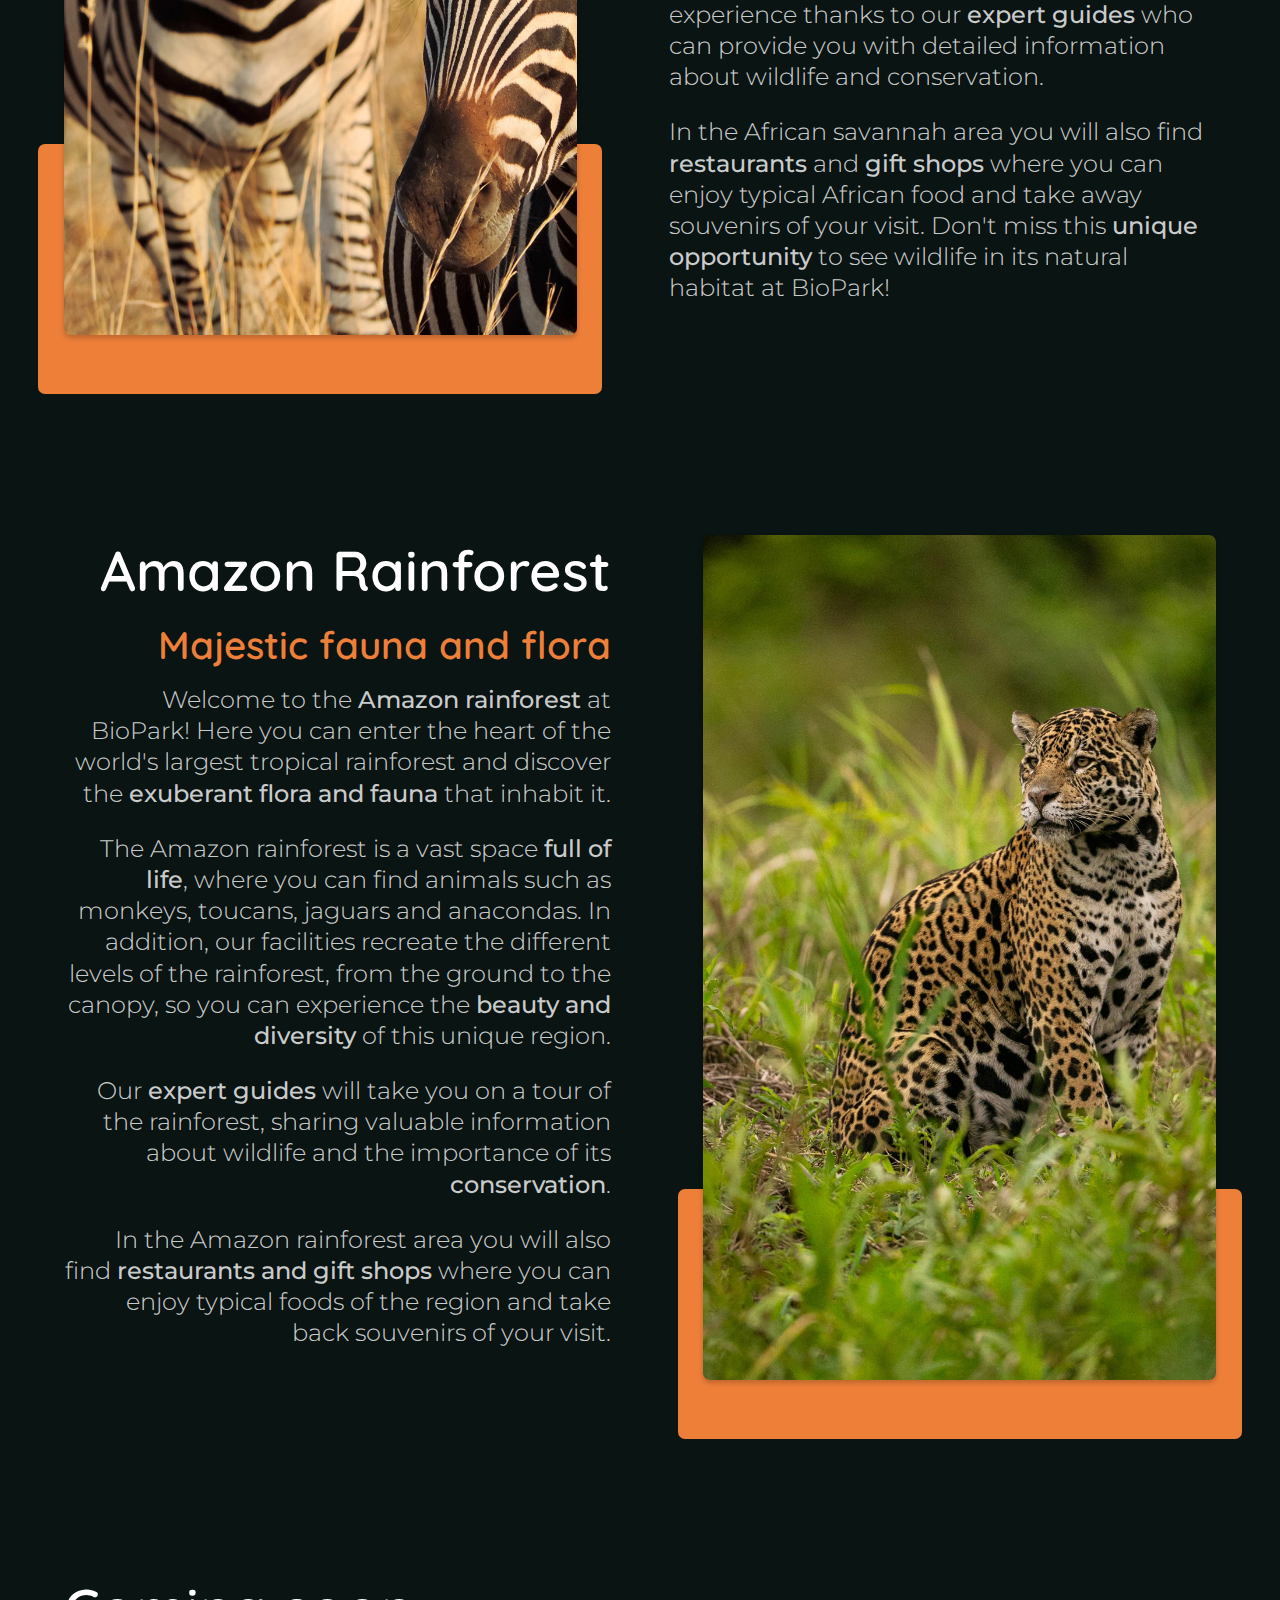
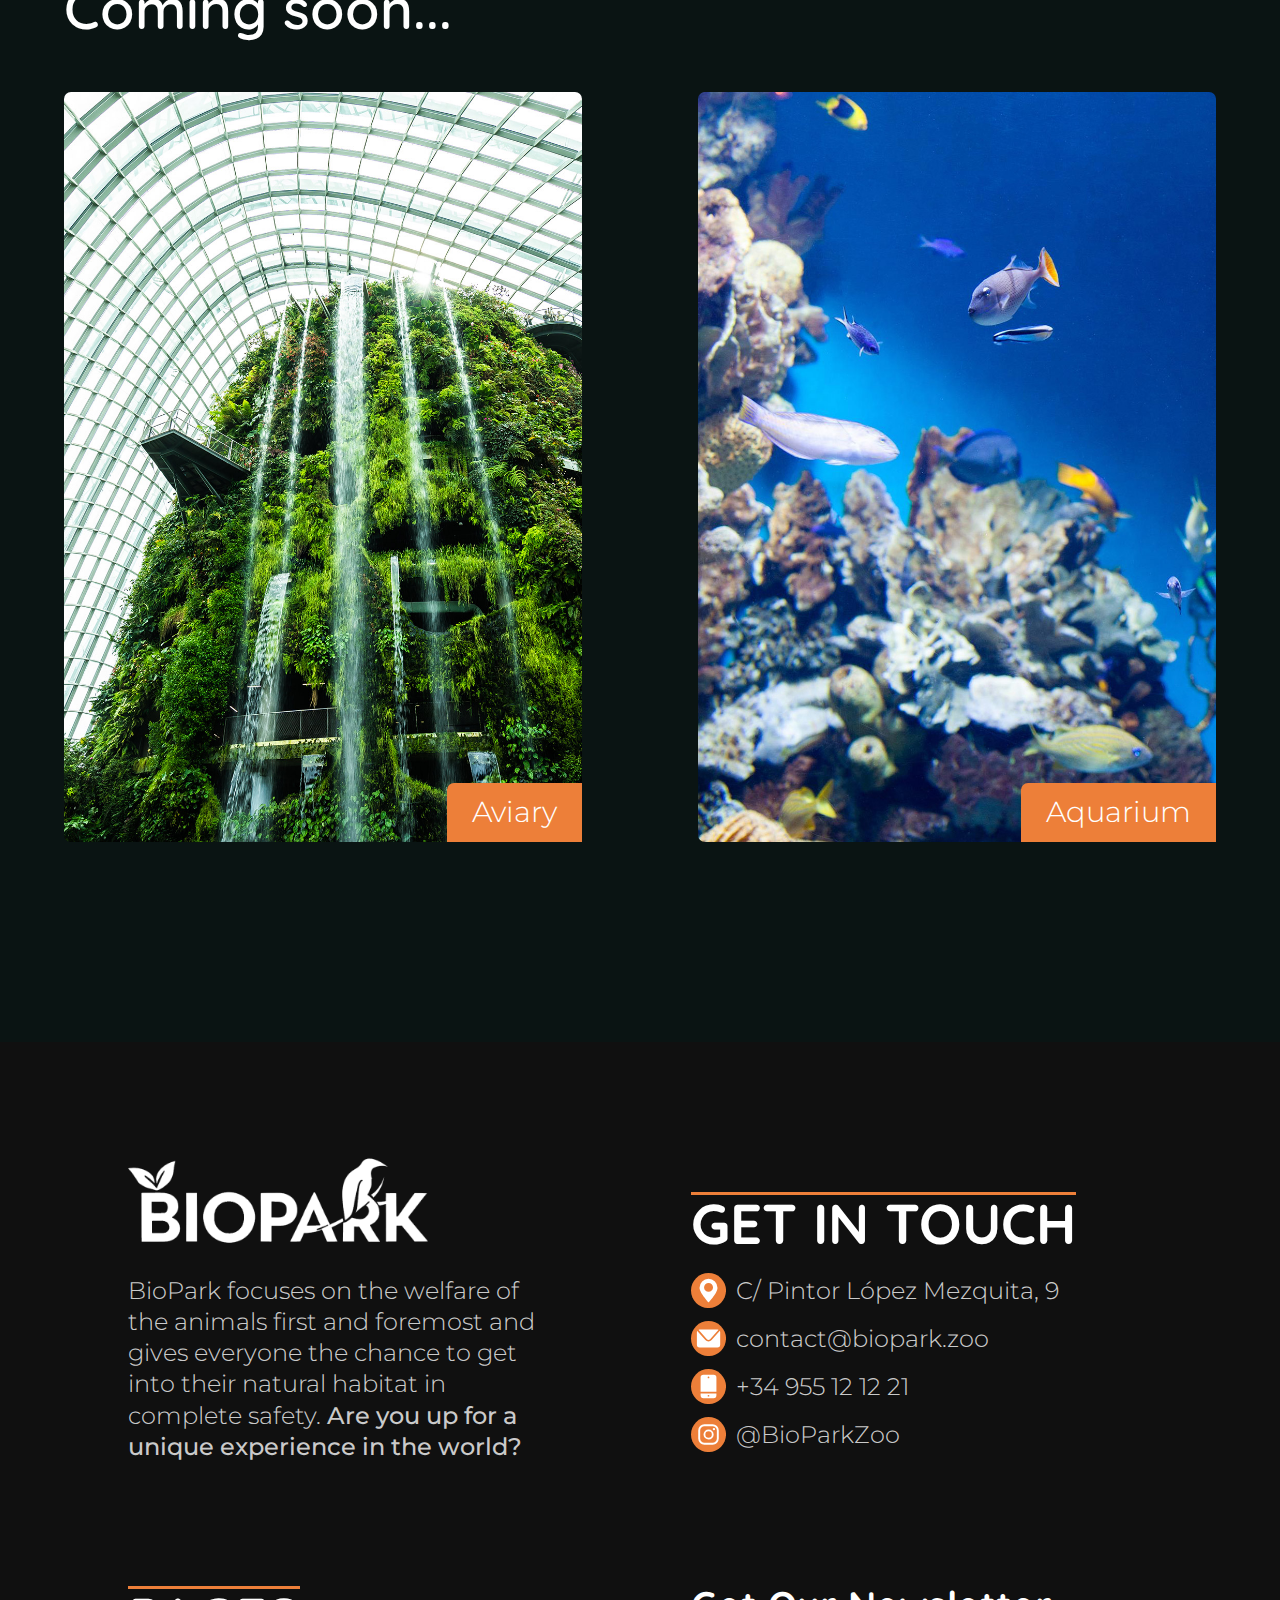
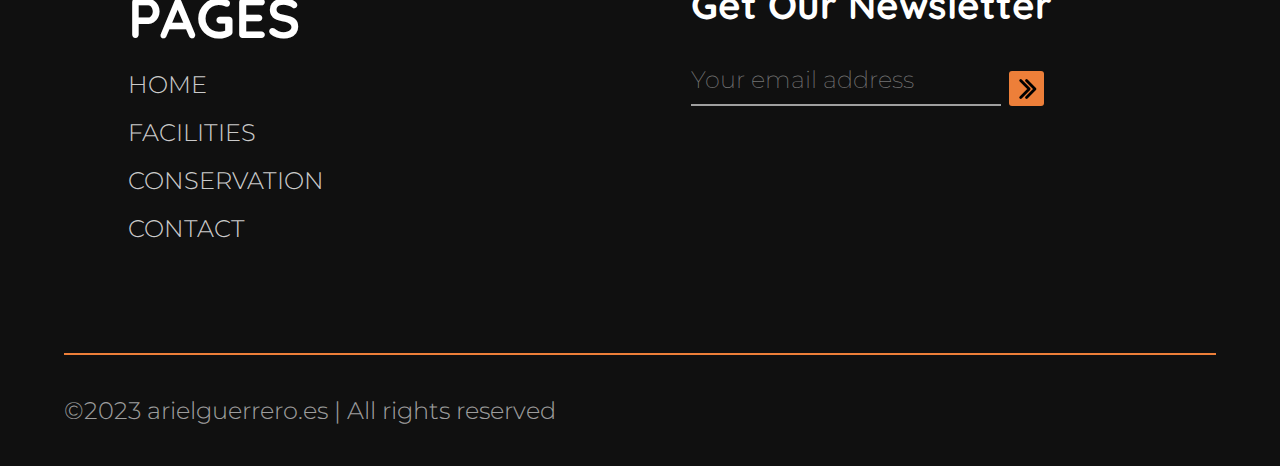
<file: facilities.html>
<!DOCTYPE html>
<html lang="es">

<head>
    <meta charset="UTF-8">
    <meta name="viewport" content="width=device-width, initial-scale=1.0">
    <title>Facilities - Ariel Guerrero</title>

    <link rel="shortcut icon" href="img/ico.png" type="image/x-icon">
    <!-- CSS -->
    <link rel="stylesheet" href="css/styles.css">
    <link rel="stylesheet" href="css/style_facilities.css">
</head>

<body>
    <div class="wrapper">
        <!-- CABECERA WEB -->
        <header>
            <!-- MENU PRINCIPAL -->
            <div class="mainMenu">
                <div class="logo">
                    <a href="index.html"><img src="img/logo.png" alt=""></a>
                </div>
                <nav>
                    <ul class="list-nav">
                        <li class="nav-item mr-menu"><a href="index.html">HOME</a></li>
                        <li class="nav-item mr-menu actualPage"><a href="#">FACILITIES</a></li>
                        <li class="nav-item mr-menu"><a href="conservation.html">CONSERVATION</a></li>
                        <li class="nav-item"><a href="contact.html">CONTACT</a></li>
                    </ul>
                </nav>
            </div>
            <div class="heroContent">
                <h1><span class="saltoLinea">OUR</span> FACILITIES</h1>
                <h3><span class="saltoLinea">Get know the interiors</span> of BioPark</h3>
            </div>
        </header>
        <!-- SECTION 1 -->
        <section class="generalFacilities">
            <div class="genFacText">
                <h3>The largest facilities in Granada</h3>
                <p>
                    With over <span class="textBold">100 acres</span> of land, our facilities are large and spacious,
                    allowing our animals to live in
                    an environment as close to their <span class="textBold">natural habitat</span> as possible.
                </p>
                <p>
                    Here at <span class="textBold">BioPark</span>, we offer a unique experience for the whole family.
                    From the majesty of our <span class="textBold">African
                        elephants</span> to the agility of our capuchin monkeys, our animals are truly impressive. In
                    addition, we
                    have state-of-the-art facilities to ensure your well-being and comfort.
                </p>
                <p>
                    Our facilities include <span class="textBold">children's play areas</span>, restaurants and gift
                    shops. We also offer guided tours
                    and educational programmes for visitors to learn more about <span class="textBold">wildlife and
                        conservation</span>.
                </p>
                <p>
                    At BioPark, we are proud to be a leader in the conservation of endangered species. We work closely
                    with organisations around the world to <span class="textBold">protect and preserve wildlife</span>.
                </p>
            </div>
            <div class="genFacImage rd-border"></div>
        </section>

        <!-- BANNER FACILITIES -->
        <section class="banner">
            <h2>THE BEST <span class="color-orange saltoLinea">ANIMAL</span> ENVIRONMENT</h2>
        </section>

        <!-- AFRICAN SAVANNAH SECTION -->
        <section class="africanSavannah">
            <div class="africanSavannahImage rd-border"></div>
            <div class="africanSavannahText">
                <h2>African Savannah</h2>
                <h3>The most extensive zone</h3>
                <p>
                    Welcome to the <span class="textBold">African savannah</span> area at BioPark! Here you can
                    experience the majesty of some of the
                    most iconic animals of the <span class="textBold">African continent</span>.
                </p>
                <p>
                    Our savannah is a wide, open space where our animals can move freely and socialise inspecies-typical
                    groups. You will see herds of <span class="textBold">zebra</span>, <span
                        class="textBold">giraffe</span> and <span class="textBold">antelope</span> grazing peacefully
                    while <span class="textBold">lions and
                        leopards</span> stalk in the distance.
                </p>
                <p>
                    Our visitors can enjoy an immersive experience thanks to our <span class="textBold">expert
                        guides</span> who can provide you with
                    detailed information about wildlife and conservation.
                </p>
                <p>
                    In the African savannah area you will also find <span class="textBold">restaurants</span> and <span
                        class="textBold">gift shops</span> where you can enjoy
                    typical African food and take away souvenirs of your visit. Don't miss this <span
                        class="textBold">unique opportunity</span> to
                    see wildlife in its natural habitat at BioPark!
                </p>
            </div>
        </section>

        <!-- AMAZON RAINFOREST SECTION -->
        <section class="amazonRainforest">
            <div class="amazonRainforestText">
                <h2>Amazon Rainforest</h2>
                <h3>Majestic fauna and flora</h3>
                <p>
                    Welcome to the <span class="textBold">Amazon rainforest</span> at BioPark! Here you can enter the
                    heart of the world's largest
                    tropical rainforest and discover the <span class="textBold">exuberant flora and fauna</span> that
                    inhabit it.
                </p>
                <p>
                    The Amazon rainforest is a vast space <span class="textBold">full of life</span>, where you can find
                    animals such as monkeys,
                    toucans, jaguars and anacondas. In addition, our facilities recreate the different levels of the
                    rainforest, from the ground to the canopy, so you can experience the <span class="textBold">beauty
                        and diversity</span> of this unique region.
                </p>
                <p>
                    Our <span class="textBold">expert guides</span> will take you on a tour of the rainforest, sharing
                    valuable information about
                    wildlife and the importance of its <span class="textBold">conservation</span>.
                </p>
                <p>
                    In the Amazon rainforest area you will also find <span class="textBold">restaurants and gift
                        shops</span> where you can enjoy
                    typical foods of the region and take back souvenirs of your visit.
                </p>
            </div>
            <div class="amazonRainforestImage rd-border"></div>
        </section>

        <!-- COMING SOON SECTION -->
        <section class="comingSoon">
            <h2>Coming soon...</h2>
            <article class="imageContainer">
                <div class="aviary rd-border"></div>
                <div class="aquarium rd-border"></div>
            </article>
        </section>

        <!-- SECCION FOOTER -->
        <footer>
            <div class="mainFooter">
                <div class="footerColumn fc1">
                    <img src="img/logo.png" alt="">
                    <p>
                        BioPark focuses on the welfare of the animals first and foremost and gives everyone the chance
                        to get into their natural habitat in complete safety. <span class="textBold">Are you up for a
                            unique experience in the
                            world?</span>
                    </p>
                </div>
                <div class="footerColumn fc2">
                    <h2 class="bt-Titles">PAGES</h2>
                    <ul>
                        <li><a href="index.html">HOME</a></li>
                        <li><a href="#">FACILITIES</a></li>
                        <li><a href="conservation.html">CONSERVATION</a></li>
                        <li><a href="contact.html">CONTACT</a></li>
                    </ul>
                </div>
                <div class="footerColumn fc3">
                    <h2 class="bt-Titles">GET IN TOUCH</h2>
                    <ul class="footerInfo">
                        <li class="footerInfo-child">C/ Pintor López Mezquita, 9</li>
                        <li class="footerInfo-child">contact@biopark.zoo</li>
                        <li class="footerInfo-child">+34 955 12 12 21</li>
                        <li class="footerInfo-child">@BioParkZoo</li>
                    </ul>
                </div>
                <div class="footerColumn fc4">
                    <h2>Get Our Newsletter</h2>
                    <form method="post">
                        <input type="text" name="newsletter" id="newsletterIn" placeholder="Your email address">
                        <button type="button"></button>
                    </form>
                </div>
            </div>
            <div class="subFooter">
                <p>&copy;2023 arielguerrero.es | All rights reserved</p>
                <p class="sfResp">&copy;2023 arielguerrero.es</p>
            </div>
        </footer>
    </div>
</body>

</html>
</file>
<file: css/styles.css>
/* --------------------- Tipografías --------------------- */
@import url("https://fonts.googleapis.com/css2?family=Montserrat:ital,wght@0,100;0,200;0,300;0,400;0,500;0,600;0,700;0,800;0,900;1,100;1,200;1,300;1,400;1,500;1,600;1,700;1,800;1,900&family=Quicksand:wght@300;400;500;600;700&display=swap");

/* Reset CSS */
html,
body,
div,
span,
applet,
object,
iframe,
h1,
h2,
h3,
h4,
h5,
h6,
p,
blockquote,
pre,
a,
abbr,
acronym,
address,
big,
cite,
code,
del,
dfn,
em,
img,
ins,
kbd,
q,
s,
samp,
small,
strike,
strong,
sub,
sup,
tt,
var,
b,
u,
i,
center,
dl,
dt,
dd,
ol,
ul,
li,
fieldset,
form,
label,
legend,
table,
caption,
tbody,
tfoot,
thead,
tr,
th,
td,
article,
aside,
canvas,
details,
embed,
figure,
figcaption,
footer,
header,
hgroup,
menu,
nav,
output,
ruby,
section,
summary,
time,
mark,
audio,
video {
  border: 0;
  font-size: 100%;
  font: inherit;
  vertical-align: baseline;
  margin: 0;
  padding: 0;
}
article,
aside,
details,
figcaption,
figure,
footer,
header,
hgroup,
menu,
nav,
section {
  display: block;
}
body {
  line-height: 1;
}
ol,
ul {
  list-style: none;
}
blockquote,
q {
  quotes: none;
}
blockquote:before,
blockquote:after,
q:before,
q:after {
  content: none;
}
table {
  border-collapse: collapse;
  border-spacing: 0;
}

/* Background general de la página */
:root {
  background: #0a1413;
  color: white;
  font-family: Montserrat, sans-serif;
  font-weight: 300;
  /* Variables para futuros usos sobre look and feel del a web */
  --orange: #ed7f39;
  --size-h1: 5.2rem;
  --size-h2: 3.5rem;
  --size-h3: 2.4rem;
  --size-h4: 1.9rem;
  --size-h5: 1.4rem;
  --size-banners: 4.4rem;
  --size-text: 1.5rem;
  /* Anchura de la page */
}

.wrapper {
  /* width: 90%; */
  margin: 0 auto;
}

* {
  box-sizing: border-box;
}

html,
body {
  height: 100%;
  /* Scroll suave */
  scroll-behavior: smooth;
  /* Reset de los user agent styles para margen y padding */
  margin: 0;
  padding: 0;
}

h1 {
  font-size: var(--size-h1);
  margin-bottom: 1em;
  line-height: 1.2;
  font-weight: 800;
  letter-spacing: 3px;
}

h2 {
  margin-bottom: 0.5em;
  font-size: var(--size-h2);
  font-family: Quicksand, sans-serif;
  font-weight: 600;
}

h3 {
  font-size: var(--size-h3);
  margin-bottom: 0.5em;
  font-family: Quicksand, sans-serif;
  font-weight: 600;
}

h4 {
  font-family: Quicksand, sans-serif;
  font-weight: 500;
  font-size: var(--size-h4);
}

h5 {
  text-transform: uppercase;
  font-family: Montserrat, sans-serif;
  color: var(--orange);
  font-weight: 400;
  font-size: var(--size-h5);
}

p {
  color: rgba(255, 255, 255, 0.8);
  font-size: var(--size-text);
  font-weight: 300;
  line-height: 1.3;
  margin-bottom: 1em;
}
/* ------------------- MENU --------------------- */
.mainMenu {
  width: 90%;
  margin: 0 auto;
  display: flex;
  flex-flow: row wrap;
  height: 125px;
  align-items: center;
  justify-content: space-between;
}

.logo img {
  width: 210px;
}

.list-nav {
  list-style: none;
  display: flex;
  flex-flow: row wrap;
}

.nav-item a {
  font-family: "Quicksand", Montserrat, sans-serif;
  font-weight: 600;
  text-decoration: none;
  color: rgba(255, 255, 255, 0.75);
  font-size: 1.5rem;
  transition: color 0.3s;
}

.nav-item a:hover {
  color: var(--orange);
}

/* Clase para el margen del menú */
.mr-menu {
  margin-right: 3rem;
}

/* Clase para la página en la que estamos */
.actualPage a {
  border-top: 2px solid rgba(255, 255, 255, 0.9);
  color: rgba(255, 255, 255, 0.9);
}

/* Clase para remarcar partes del texto */
.textBold {
  font-weight: 500;
}

/* Clase para border top */
.bt-Titles {
  border-top: 3px solid var(--orange);
}

/* Clase para texto naranja */
.color-orange {
  color: var(--orange);
}

/* Clase para border de fotos redondeados */
.rd-border {
  border-radius: 7px;
}

/* Subfooter responsive */
.sfResp {
  display: none;
}

/* Enlaces CTAS generales */
.ctaText {
  text-decoration: none;
  color: white;
  font-size: var(--size-text);
  border-bottom: 2px solid var(--orange);
  position: relative;
}

/* Clase para hacer que los h1 se dividan en varias lineas */
.saltoLinea {
  display: block;
}

/* Margenes inferior */
.mb-3-5 {
  margin-bottom: 3.5rem;
}

.ctaText::after {
  content: "";
  background-image: url("../img/symbols/flecha.svg");
  background-size: contain;
  background-repeat: no-repeat;
  position: absolute;
  width: 23px;
  height: 23px;
  filter: invert(100%);
  transition: margin-left 0.3s;
}

.ctaText:hover::after {
  margin-left: 5px;
}

/* ----------------------- FOOTER -------------------------- */
footer {
  background: rgb(16, 16, 16);
  padding-top: 100px;
}

.mainFooter {
  display: flex;
  flex-flow: row wrap;
  width: 90%;
  margin: 0 auto;
  justify-content: space-between;
  align-items: flex-start;
  padding: 50px 0;
  row-gap: 100px;
  margin-bottom: 100px;
}

.footerColumn {
  flex: 1 1 33%;

  /* border: 1px solid yellow; */
}

.fc1 p {
  font-size: var(--size-text);
  width: 75%;
}

.footerColumn img {
  margin-top: -40px;
  width: 300px;
  margin-bottom: 1.45rem;
}

.footerColumn ul {
  list-style: none;
  padding-left: 0;
  width: 80%;
}

.footerColumn ul li {
  font-size: var(--size-text);
  font-weight: 300;
  color: rgba(255, 255, 255, 0.8);
  line-height: 2;
}

.footerColumn ul li a {
  text-decoration: none;
  color: rgba(255, 255, 255, 0.8);
  position: relative;
  transition: all 0.4s;
}

.footerColumn ul li a::before {
  content: "";
  width: 20px;
  height: 20px;
  background-image: url("../img/symbols/flechaOrange.svg");
  position: absolute;
  left: -20px;
  bottom: 5px;
  display: none;
}

.footerColumn ul li a:hover {
  color: var(--orange);
  margin-left: 20px;
}

.footerColumn ul li a:hover::before {
  display: block;
}

.footerColumn h2 {
  display: inline-block;
  font-size: var(--size-h2);
  font-family: Quicksand, sans-serif;
  font-weight: 800;
  margin-bottom: 1rem;
}

.footerInfo-child {
  position: relative;
  margin-left: 45px;
}

.footerInfo-child::before {
  content: "";
  width: 35px;
  height: 35px;
  display: block;
  position: absolute;
  left: -45px;
  bottom: 7px;
  background-image: url("../img/symbols/spriteRRSSFooter.svg");
  background-repeat: no-repeat;
  background-size: cover;
}

.footerInfo-child:nth-child(1)::before {
  background-position: 0 0;
}
.footerInfo-child:nth-child(2)::before {
  background-position: 0 -35px;
}
.footerInfo-child:nth-child(3)::before {
  background-position: 0 -70px;
}
.footerInfo-child:nth-child(4)::before {
  background-position: 0 -105px;
}

.fc4 h2 {
  font-size: var(--size-h3);
  margin-bottom: 2rem;
}

.fc4 form {
  width: 100%;
  display: flex;
  flex-flow: row nowrap;
  align-items: flex-end;
}

#newsletterIn {
  border: none;
  outline: none;
  background: none;
  border-bottom: 2px solid rgba(255, 255, 255, 0.6);
  width: 310px;
  font-size: var(--size-text);
  font-weight: 200;
  color: rgba(255, 255, 255, 0.8);
  padding: 10px 0;
}

#newsletterIn:focus {
  border-color: var(--orange);
}

#newsletterIn::placeholder {
  font-family: Montserrat, sans-serif;
}

.fc4 form button {
  width: 35px;
  height: 35px;
  margin-left: 8px;
  border: none;
  outline: none;
  background-color: var(--orange);
  border-radius: 3px;
  cursor: pointer;
  position: relative;
  transition: all 0.3s;
}

.fc4 form button::before {
  content: "";
  width: 30px;
  height: 30px;
  background-image: url("../img/symbols/doubleArrow.svg");
  position: absolute;
  top: 8%;
  left: 8%;
  background-size: cover;
  background-repeat: no-repeat;
  background-position: center center;
  transition: all 0.3s;
}

.fc4 form button:hover {
  background: transparent;
  box-shadow: inset 0px 0px 1px 2px var(--orange);
  transform: translateY(-1px);
}

.fc4 form button:hover::before {
  background-image: url("../img/symbols/doubleArrowOrange.svg");
}

/* ----------------- SUBFOOTER ------------ */
.subFooter {
  width: 90%;
  margin: 0 auto;
  padding: 40px 0;
  border-top: 2px solid var(--orange);
}
.subFooter p {
  margin: 0;
  padding: 0;
  color: rgba(255, 255, 255, 0.6);
}

/* ----------- MEDIA QUERIES ------------- */
@media screen and (max-width: 1550px) {
  .mainFooter {
    width: 80%;
    margin: 0 auto;
    justify-content: center;
    gap: 10%;
    row-gap: 5%;
    padding-bottom: 0;
  }
  .footerColumn {
    flex: 1 1 40%;
    margin-bottom: 100px;
  }

  .fc1 p {
    width: 90%;
  }
  .fc2 {
    order: 1;
  }
  .fc3 ul {
    width: 100%;
  }
  .fc4 {
    order: 2;
  }
}

@media screen and (max-width: 1160px) {
  .mainMenu {
    flex-flow: column wrap;
    margin-top: 1rem;
  }
}

@media screen and (max-width: 1075px) {
  .mainFooter {
    width: 88%;
  }
  .fc2 h2,
  .fc3 h2 {
    font-size: 3rem;
  }
}

@media screen and (max-width: 920px) {
  .mainFooter {
    width: 80%;
  }

  .footerColumn {
    flex: 1 1 100%;
    width: 100%;
    margin: 0 auto;
    margin-bottom: 75px;
  }

  .fc3 {
    order: 2;
    flex: 1 1 60%;
  }

  .fc2 {
    order: 1;
    flex: 1 1 20%;
  }
  .fc4 {
    order: 3;
  }
}

@media screen and (max-width: 700px) {
  .mainMenu {
    width: 95%;
    row-gap: 0;
    height: 100px;
  }

  .mr-menu {
    margin-right: 0px;
  }

  nav {
    width: 95%;
  }

  .list-nav {
    width: 100%;
    list-style: none;
    display: flex;
    flex-flow: row wrap;
    justify-content: space-between;
  }

  .logo img {
    width: 160px;
  }

  .nav-item a {
    font-size: 3vw;
  }

  /* FOOTER */
  .fc1 p {
    width: 100%;
    text-align: justify;
  }
}

@media screen and (max-width: 550px) {
  .nav-item a {
    font-size: 3.8vw;
  }

  .subFooter > p {
    display: none;
  }

  .sfResp {
    display: block !important;
  }
}

@media screen and (max-width: 475px) {
  .mainFooter {
    width: 95%;
  }
}

@media screen and (max-width: 310px) {
  .mainFooter .footerColumn img {
    width: 250px;
  }
}
</file>
<file: css/style_home.css>
header {
  background-image: url("../img/home/heroHome.jpg");
  background-repeat: no-repeat;
  background-position: center;
  background-size: cover;
  background-attachment: fixed;
  min-height: 100vh;
  position: relative;
  display: flex;
  flex-flow: column wrap;
  justify-content: space-between;
  margin-bottom: 365px;
}

/* -------------- HERO CONTENT ------------- */
.heroContent {
  width: 90%;
  margin: 0 auto;
}

h1 {
  margin: 0 0 0 auto;
  text-align: right;
  font-size: var(--size-h1);
  margin-bottom: 0.3em;
}

.buyBtn {
  margin: 0 0 0 auto;
  display: flex;
  align-items: center;
  justify-content: flex-end;
}

.buyBtn a {
  padding: 18px 50px;
  background-color: var(--orange);
  border-radius: 7px;
  text-decoration: none;
  font-family: "Quicksand", Montserrat, sans-serif;
  font-weight: 600;
  color: white;
  font-size: 1.6rem;
  transition: all 0.3s;
  padding-right: 72px;
  position: relative;
}
.buyBtn a::after {
  content: "";
  width: 30px;
  height: 30px;
  background-image: url("../img/symbols/doubleArrow.svg");
  background-position: center;
  background-size: contain;
  background-repeat: no-repeat;
  filter: invert(100%);
  position: absolute;
  bottom: 16px;
}

.buyBtn a:hover {
  box-shadow: inset 0px 0px 2px 3px var(--orange);
  background: transparent;
  color: var(--orange);
  transform: translateY(-1px);
}

.buyBtn a:hover::after {
  background-image: url("../img/symbols/doubleArrowOrange.svg");
  filter: none;
}

/* ------------ SECCION INTERHERO ------------------- */
.interHero {
  display: flex;
  flex-flow: row wrap;
  width: 70%;
  align-items: center;
  justify-content: space-evenly;
  margin: 0 auto;
  bottom: 10px;
  margin-bottom: -150px;
}

.ctaInterHero {
  /* width: 425px; */
  width: 30%;
  min-width: 300px;
  position: relative;
  transition: transform 0.3s;
}

.ctaInterHero img {
  width: 100%;
  border-radius: 7px;
}

.ctaInterHero::before {
  content: "";
  width: 60%;
  position: absolute;
  bottom: 5%;
  left: 5%;
  font-family: "Quicksand", sans-serif;
  font-size: 1.7vw;
  font-weight: 600;
  cursor: pointer;
}

.ctaIH1::before {
  content: "VISIT OUR FACILTIES";
}

.ctaIH2::before {
  content: "CONSERVATION IS IMPORTANT";
}

.ctaIH3::before {
  content: "WORK WITH US";
}

.ctaInterHero:hover {
  transform: translateY(-4px);
}

/* ------------------- HISTORY ------------------- */
.history {
  display: flex;
  flex-flow: row wrap;
  width: 70%;
  margin: 0 auto;
  justify-content: space-between;
  align-items: center;
  gap: 15%;

  margin-bottom: 200px;
}

.historyImage {
  flex: 1 1 40%;
  background-image: url(../img/home/imgHistory.jpg);
  background-size: cover;
  background-repeat: no-repeat;
  background-position: center center;
  height: 750px;
  position: relative;
}

.historyImage::before {
  content: "+200 ANIMALS";
  width: 250px;
  height: 180px;
  display: flex;
  align-items: center;
  justify-content: center;
  background-image: url("../img/home/fondoElementsHome.jpg");
  background-position: center center;
  background-repeat: no-repeat;
  background-size: contain;
  border-radius: 7px;
  position: absolute;
  bottom: -50px;
  right: -50px;
  font-size: 2.4rem;
  text-align: center;
  font-weight: 700;
  line-height: 1.25;
}

.historyContent {
  flex: 1 1 45%;
  text-align: left;
}

.historyContent h2 {
  font-size: var(--size-h2);
  font-family: Quicksand, sans-serif;
  font-weight: 600;
  margin-left: -7%;
}

.historyContent h3 {
  font-size: var(--size-h3);
  font-family: Quicksand, sans-serif;
  font-weight: 600;
  color: var(--orange);
}

.historyContent p {
  font-size: var(--size-text);
  color: rgba(255, 255, 255, 0.8);
}

.historyContent a {
  text-decoration: none;
  color: white;
  font-size: var(--size-text);
  border-bottom: 2px solid var(--orange);
  position: relative;
}

/* ------------------------- ABOUT ---------------------- */
.aboutUs {
  display: flex;
  flex-flow: row wrap;
  width: 70%;
  margin: 0 auto;
  justify-content: space-between;
  align-items: center;
  gap: 15%;

  margin-bottom: 200px;
}

.aboutImage {
  flex: 1 2 40%;
  background-image: url(../img/home/imgAbout.jpg);
  background-size: cover;
  background-repeat: no-repeat;
  background-position: center center;
  height: 750px;
  position: relative;
}

.aboutImage::before {
  content: "2 HABITATS";
  width: 250px;
  height: 180px;
  display: flex;
  flex-flow: column nowrap;
  align-items: center;
  justify-content: center;
  background-image: url("../img/home/fondoElementsHome.jpg");
  background-position: center center;
  background-repeat: no-repeat;
  background-size: contain;
  border-radius: 7px;
  position: absolute;
  bottom: -50px;
  left: -50px;
  font-size: 2.4rem;
  text-align: center;
  font-weight: 700;
  line-height: 1.25;
  box-sizing: border-box;
  padding: 15px;
}

.aboutContent {
  flex: 1 1 45%;
  text-align: right;
}

.aboutContent h2 {
  font-size: var(--size-h2);
  margin-right: -7%;
  font-family: Quicksand, sans-serif;
  font-weight: 600;
}

.aboutContent h3 {
  font-size: var(--size-h3);
  font-family: Quicksand, sans-serif;
  font-weight: 600;
  color: var(--orange);
}

.aboutContent p {
  font-size: var(--size-text);
  color: rgba(255, 255, 255, 0.8);
}

.aboutContent a {
  text-decoration: none;
  color: white;
  font-size: var(--size-text);
  border-bottom: 2px solid var(--orange);
  position: relative;
  margin-right: 15px;
}

/* -------------------------- BANNER --------------------- */
.banner {
  display: flex;
  height: 600px;
  background-image: url("../img/home/bannerHome.jpg");
  background-repeat: no-repeat;
  background-position: center;
  background-size: cover;
  justify-content: right;
  align-items: flex-start;

  margin-bottom: 200px;
}

.banner h2 {
  font-size: var(--size-banners);
  font-family: Montserrat, sans-serif;
  text-align: right;
  font-weight: 700;
  text-shadow: 5px 5px 5px rgba(0, 0, 0, 0.35);
  margin-top: 7rem;
  margin-right: 7rem;
  line-height: 1.2;
}

/* ---------------------------- TEAM ----------------------- */
.team {
  width: 70%;
  margin: 0 auto;
  display: flex;
  flex-flow: column nowrap;
  justify-content: center;
  align-items: center;
  align-content: center;

  margin-bottom: 200px;
}

.team h2,
.team p {
  text-align: center;
}

.team h2 {
  font-family: Quicksand, sans-serif;
  font-weight: 600;
  font-size: var(--size-h2);
}

.team p {
  font-size: var(--size-text);
  color: rgba(255, 255, 255, 0.8);
  width: 60%;
  margin: 0 auto;
  margin-bottom: 3em;
}

.teamComponents {
  display: flex;
  flex-flow: row wrap;
  align-items: center;
  justify-content: space-evenly;
  gap: 5%;
}

.teamMember {
  flex: 1 1 30%;
  margin: 3em 0;
}

.memberImg {
  width: 100%;
  padding-bottom: 100%;
  border-radius: 7px;
  background-position: center center;
  background-size: cover;

  margin-bottom: 1.5rem;
}

.m1 {
  background-image: url("../img/home/personalBen.jpg");
}

.m2 {
  background-image: url("../img/home/personalSteve.jpg");
}

.m3 {
  background-image: url("../img/home/personalRose.jpg");
}

.m4 {
  background-image: url("../img/home/personalPaul.jpg");
}

.m5 {
  background-image: url("../img/home/personalMichaela.jpg");
}

.m6 {
  background-image: url("../img/home/personalIsaac.jpg");
}

.teamMember h5 {
  margin-bottom: 0.5rem;
}

/* ----------------- MEDIA QUERIES ---------------------- */
@media screen and (max-width: 1800px) {
  .history,
  .aboutUs {
    width: 80%;
  }
  .wrapper {
    overflow: hidden;
  }
}

@media screen and (max-width: 1500px) {
  header {
    background-attachment: scroll;
  }

  header .heroContent h1 {
    font-size: 4.3rem;
  }

  .interHero {
    width: 85%;
    margin-bottom: -125px;
  }
  .team p {
    width: 80%;
  }
}

@media screen and (max-width: 1300px) {
  .history,
  .aboutUs {
    width: 85%;
  }

  .historyImage,
  .aboutImage {
    height: 850px;
  }

  .team p {
    width: 90%;
  }

  .teamMember {
    flex: 1 1 210px;
  }
}

@media screen and (max-width: 1200px) {
  .interHero {
    gap: 20px;
    margin-bottom: -115px;
  }
  .ctaInterHero {
    flex: 1;
    min-width: auto;
  }
  .teamMember h4 {
    font-size: 1.6rem;
  }
  .teamMember h5 {
    font-size: 1.1rem;
  }
}

@media screen and (max-width: 1000px) {
  .interHero {
    width: 90%;
    gap: 20px;
    margin-bottom: -100px;
  }
  .ctaInterHero::before {
    font-size: 2.2vw;
  }
  header {
    margin-bottom: 250px;
  }
  .history,
  .aboutUs {
    flex-flow: column nowrap;
    width: 100%;
    margin-bottom: 150px;
  }
  .historyContent,
  .aboutContent {
    width: 80%;
    text-align: left;
    margin-bottom: 150px;
  }
  .historyContent p,
  .aboutContent p {
    text-align: justify;
  }
  .historyContent a,
  .aboutContent a {
    margin-top: 100rem;
  }
  .historyContent h2,
  .aboutContent h2 {
    margin-left: 0;
  }
  .historyImage,
  .aboutImage {
    order: 1;
    flex: 1 0 500px;
    width: 100%;
  }
  .aboutImage {
    background-position: center top;
  }
  .historyImage::before,
  .aboutImage::before {
    display: none;
  }
  .banner {
    display: none;
  }
  .rd-border {
    border-radius: 0;
  }
  .team {
    margin-bottom: 150px;
    width: 80%;
  }
}

@media screen and (max-width: 768px) {
  .saltoLinea {
    display: inline;
  }
  header {
    margin-bottom: 150px;
  }
  header .heroContent {
    margin: auto 0;
    align-self: center;
  }
  header .heroContent h1 {
    font-size: 3.3rem;
  }
  header {
    justify-content: flex-start;
  }
  .interHero {
    display: none;
  }
  .historyContent,
  .aboutContent {
    width: 90%;
  }
  .team {
    width: 85%;
  }
}

@media screen and (max-width: 500px) {
  header .heroContent h1 {
    text-align: center;
    font-size: 3.3rem;
  }
  header .buyBtn {
    justify-content: center;
  }
  .team p {
    width: 100%;
  }
}
</file>
<file: css/style_conservation.css>
header {
  background-image: url("../img/conservation/heroConservation2.jpg");
  background-repeat: no-repeat;
  background-position: center;
  background-size: cover;
  background-attachment: fixed;
  min-height: 85vh;
  display: flex;
  flex-flow: column wrap;
  margin-bottom: 200px;
}

/* --------------- HERO CONTENT ------------------- */

.heroContent {
  width: 90%;
  margin: auto;
}

.heroContent h1 {
  margin: 0 0 0 auto;
  text-align: right;
  font-size: var(--size-h1);
  margin-bottom: 0.3em;
  color: white;
  text-shadow: 5px 5px 5px rgba(0, 0, 0, 0.1);
}

.heroContent h3 {
  text-align: right;
  font-weight: 300;
  font-size: var(--size-h3);
  text-shadow: 5px 5px 5px rgba(0, 0, 0, 0.1);
  margin: 0;
  line-height: 1.2;
}

/* ---------------- SECTION WHY TRUST SECTION 1 -------------- */
.whyTrust {
  display: flex;
  flex-flow: row wrap;
  justify-content: space-between;
  align-items: center;
  width: 80%;
  margin: 0 auto;
  gap: 12%;
  margin-bottom: 200px;
}

.whyTrust .whyTrustImage {
  flex: 1 1 38%;
  background-image: url("../img/conservation/nuestrosObjetivos.jpg");
  background-size: cover;
  background-repeat: no-repeat;
  background-position: center center;
  height: 700px;
  border-radius: 7px;
}

.whyTrust .whyTrustText {
  flex: 1 1 50%;
}

.whyTrust .whyTrustText h3 {
  color: var(--orange);
  font-size: var(--size-h3);
  font-family: Quicksand, sans-serif;
}

.whyTrust .whyTrustText p {
  color: rgba(255, 255, 255, 0.8);
  font-size: var(--size-text);
}

/* ------------ BANNER FOCA --------------- */
.banner {
  background-image: url("../img/conservation/bannerConservation.jpg");
  height: 500px;
  width: 100%;
  background-position: center center;
  background-size: cover;
  background-repeat: no-repeat;

  margin-bottom: 200px;
}

/* ----------- SECCION CARE WORLD SECTION 2 ---------- */
.weCareWorld {
  display: flex;
  flex-flow: row wrap;
  justify-content: space-between;
  align-items: center;
  width: 80%;
  margin: 0 auto;
  gap: 12%;
  margin-bottom: 200px;
}

.weCareWorld .weCareWorldText {
  flex: 1 1 50%;
}

.weCareWorld .weCareWorldText h3 {
  color: var(--orange);
}

#valuesTitle {
  margin-bottom: 1.6em;
}

.weCareWorld .weCareWorldText ul {
  line-height: 1.8;
  margin-bottom: 2em;
}

.weCareWorld .weCareWorldText ul li {
  font-size: var(--size-text);
  color: rgba(255, 255, 255, 0.8);
  position: relative;
  margin-left: 38px;
}

.weCareWorld .weCareWorldText ul li::before {
  content: "";
  width: 30px;
  height: 30px;
  background-image: url("../img/symbols/tick.svg");
  background-size: contain;
  background-position: center center;
  background-repeat: no-repeat;
  position: absolute;
  left: -38px;
  bottom: 8px;
}

.weCareWorld .weCareWorldImage {
  flex: 1 1 38%;
  background-image: url("../img/conservation/principios.jpg");
  background-size: cover;
  background-repeat: no-repeat;
  background-position: center center;
  height: 750px;
  border-radius: 7px;
}

/* ---------------- MEDIA QUERIES ----------------- */
@media screen and (max-width: 1500px) {
  header {
    background-attachment: scroll;
  }

  header .heroContent h1 {
    font-size: 4.3rem;
  }

  header .heroContent h3 {
    font-size: 2.2rem;
  }

  .weCareWorld,
  .whyTrust {
    width: 90%;
    gap: 9%;
  }
}

@media screen and (max-width: 1300px) {
  .weCareWorld,
  .whyTrust {
    width: 90%;
    gap: 5%;
  }

  .weCareWorld .weCareWorldImage,
  .whyTrust .whyTrustImage {
    height: 850px;
  }
}

@media screen and (max-width: 1000px) {
  header {
    margin-bottom: 150px;
  }
  .weCareWorld,
  .whyTrust {
    flex-direction: column;
    width: 100%;
    margin-bottom: 150px;
  }

  .weCareWorld .weCareWorldText,
  .whyTrust .whyTrustText {
    width: 80%;
    margin-bottom: 150px;
  }

  .weCareWorld .weCareWorldText p,
  .whyTrust .whyTrustText p {
    text-align: justify;
  }

  .weCareWorld .weCareWorldImage,
  .whyTrust .whyTrustImage {
    width: 100%;
    flex: 1 1 600px;
    border-radius: 0;
  }

  .whyTrust .whyTrustImage {
    order: 1;
  }

  .banner {
    display: none;
  }

  .rd-border {
    border-radius: 0;
  }
}

@media screen and (max-width: 768px) {
  .saltoLinea {
    display: inline;
  }
  header .heroContent h1 {
    text-align: left;
    font-size: 3.3rem;
  }
  header .heroContent h3 {
    text-align: left;
    font-size: 2rem;
    width: 80%;
  }
  .weCareWorld .weCareWorldText,
  .whyTrust .whyTrustText {
    width: 90%;
    margin-bottom: 150px;
  }
}

@media screen and (max-width: 600px) {
  header .heroContent h3 {
    width: 90%;
  }
}

@media screen and (max-width: 500px) {
  header .heroContent h1 {
    text-align: center;
    font-size: 3.3rem;
  }
  header .heroContent h3 {
    margin: 0 auto;
    text-align: center;
    font-size: 2rem;
  }
}

@media screen and (max-width: 527px) {
  .longLi2::before {
    top: 6px;
  }
}
@media screen and (max-width: 499px) {
  .longLi1::before {
    top: 6px;
  }
}

@media screen and (max-width: 328px) {
  .ctaText {
    font-size: 1.4rem;
  }
}
</file>
<file: css/style_contact.css>
header {
  background-image: url("../img/contact/heroContact.jpg");
  background-repeat: no-repeat;
  background-position: center;
  background-size: cover;
  background-attachment: fixed;
  min-height: 85vh;
  display: flex;
  flex-flow: column wrap;
  justify-content: space-between;
  margin-bottom: 200px;
}

/* ------------ HERO CONTENT ------------ */
.heroContent {
  width: 90%;
  margin: 0 auto;
  margin-bottom: 200px;
}

.heroContent h1 {
  margin-bottom: 0.3em;
}

.heroContent h3 {
  font-weight: 300;
  font-size: var(--size-h3);
  text-shadow: 5px 5px 5px rgba(0, 0, 0, 0.1);
  margin: 0;
}

/* ------ CONTACT SECTION ------------ */
.contact {
  display: flex;
  width: 80%;
  margin: 0 auto;
  align-items: flex-start;
  justify-content: space-between;
}
/* ---------- CONTACT INFO SECTION 1 --------- */
.contactInfo {
  flex: 1 1 50%;
  display: flex;
  flex-flow: column wrap;
  align-items: flex-start;
  margin-bottom: 200px;
}

.contactInfo ul {
  font-size: 1.8rem;
  line-height: 2.4;
}

.contactInfo ul li {
  position: relative;
  margin-left: 55px;
}

.contactInfo ul li::before {
  content: "";
  width: 42px;
  height: 42px;
  display: block;
  position: absolute;
  left: -55px;
  bottom: 12px;
  background-image: url("../img/symbols/spriteContactInfo.svg");
  background-repeat: no-repeat;
  background-size: cover;
}

.contactInfo ul li:nth-child(1)::before {
  background-position: 0 0;
}
.contactInfo ul li:nth-child(2)::before {
  background-position: 0 -42px;
}
.contactInfo ul li:nth-child(3)::before {
  background-position: 0 -84px;
}
.contactInfo ul li:nth-child(4)::before {
  background-position: 0 -126px;
}

/* ----------- CONTACT FORM SECTION 2 ---------- */
.contactForm {
  flex: 1 1 50%;
  display: flex;
  flex-flow: column wrap;
  justify-content: space-between;
  align-items: center;
  width: 50%;
  margin-left: auto;
  gap: 10%;
  margin-top: -500px;
  background-color: #0a1413;
  padding: 5%;
  border-radius: 7px;
  box-shadow: 0px 0px 7px rgba(0, 0, 0, 0.35);
  margin-bottom: 200px;
}

.contactForm form {
  display: flex;
  flex-flow: column nowrap;
  width: 100%;
}

.contactForm form label {
  font-family: Montserrat, sans-serif;
  font-weight: 300;
  font-size: var(--size-text);
  color: rgba(255, 255, 255, 0.4);
  margin-bottom: 0.5rem;
}

.contactForm form input,
.contactForm form textarea {
  border: 2px solid rgba(255, 255, 255, 0.3);
  background: none;
  outline: none;
  border-radius: 7px;
  padding: 15px 10px;
  margin-bottom: 3.5rem;
  font-family: Montserrat, sans-serif;
  font-weight: 300;
  color: rgba(255, 255, 255, 0.6);
  font-size: var(--size-text);
  resize: none;
}

.contactForm form textarea {
  height: 200px;
}

.contactForm form input:focus,
.contactForm form textarea:focus {
  border-color: #ed7e39a3;
}

.contactForm form button {
  border: none;
  outline: none;
  background: none;
  color: rgba(255, 255, 255, 0.8);
  font-family: Montserrat, sans-serif;
  font-weight: 500;
  font-size: var(--size-text);
  background-color: var(--orange);
  padding: 15px 0;
  border-radius: 7px;
  cursor: pointer;

  transition: all 0.3s;
}

.contactForm form button:hover {
  box-shadow: inset 0px 0px 2px 3px var(--orange);
  background: transparent;
  color: var(--orange);
  transform: translateY(-1px);
}

/* ------- WORK WITH US SECTION 3 */
.workWithUs {
  display: flex;
  flex-flow: row wrap;
  justify-content: space-between;
  align-items: center;
  width: 80%;
  margin: 0 auto;
  gap: 10%;
  margin-bottom: 200px;
}

.workWithUs .workWithUsImage {
  flex: 1 1 38%;
  background-image: url("../img/contact/workWithUs.jpg");
  background-size: cover;
  background-repeat: no-repeat;
  background-position: center center;
  height: 750px;
  border-radius: 7px;
}

.workWithUs .workWithUsText {
  flex: 1 1 50%;
}

.workWithUs .workWithUsText h3 {
  color: var(--orange);
}

.workWithUs .workWithUsText p {
  margin-bottom: 5rem;
}

.workWithUs .workWithUsText form {
  display: flex;
  flex-flow: column wrap;
  width: 60%;
}

.workWithUs .workWithUsText form input {
  border: none;
  outline: none;
  background: none;
  font-size: var(--size-text);
  font-family: Montserrat, sans-serif;
  font-weight: 300;
  color: rgba(255, 255, 255, 0.4);
  margin-bottom: 3.5rem;
  border-bottom: 2px solid rgba(255, 255, 255, 0.3);
}

.workWithUs .workWithUsText form input:focus {
  border-color: var(--orange);
}

.workWithUs .workWithUsText form button {
  border: none;
  outline: none;
  background: none;
  color: rgba(255, 255, 255, 0.8);
  font-family: Montserrat, sans-serif;
  font-weight: 300;
  font-size: var(--size-text);
  background-color: var(--orange);
  padding: 10px 0;
  border-radius: 7px;
  cursor: pointer;
  width: 275px;
  align-self: center;
  transition: all 0.3s;
}

.workWithUs .workWithUsText form button:hover {
  box-shadow: inset 0px 0px 2px 3px var(--orange);
  background: transparent;
  color: var(--orange);
  transform: translateY(-1px);
}

/* ------- RESERVATION SECTION 4 */
.reservation {
  display: flex;
  flex-flow: row wrap;
  justify-content: space-between;
  align-items: center;
  width: 80%;
  gap: 10%;
  margin: 0 auto;
  margin-bottom: 200px;
}

.reservation .reservationForm {
  flex: 1 1 38%;
  text-align: center;
}

.reservation .reservationForm form {
  width: 80%;
  margin: 0 auto;
  display: flex;
  flex-flow: column wrap;
}

.reservation .reservationForm form > input {
  border: none;
  outline: none;
  background: none;
  font-size: var(--size-text);
  font-family: Montserrat, sans-serif;
  font-weight: 300;
  color: rgba(255, 255, 255, 0.4);
  margin-bottom: 3.5rem;
  border-bottom: 2px solid rgba(255, 255, 255, 0.3);
}

.reservation .reservationForm form > input:focus {
  border-color: var(--orange);
}

.reservation .reservationForm form .fecha {
  display: flex;
  justify-content: space-between;
}

.fecha > input {
  text-align: center;
  display: inline-block;
  width: 30%;
  border: none;
  outline: none;
  background: none;
  font-size: var(--size-text);
  font-family: Montserrat, sans-serif;
  font-weight: 300;
  border-bottom: 2px solid rgba(255, 255, 255, 0.3);
  margin-bottom: 3.5rem;
  color: rgba(255, 255, 255, 0.4);
}

.fecha > input:focus {
  border-color: var(--orange);
}

.reservation .reservationForm form > p {
  text-align: left;
  font-size: var(--size-text);
  font-family: Montserrat, sans-serif;
  font-weight: 300;
  color: rgba(255, 255, 255, 0.4);
}

.reservation .reservationForm form fieldset {
  margin-bottom: 3rem;
  display: flex;
  flex-flow: row wrap;
  justify-content: space-evenly;
  align-items: center;
}

.reservation .reservationForm form fieldset .opcion1 input,
.reservation .reservationForm form fieldset .opcion2 input {
  display: none;
}

.reservation .reservationForm form fieldset .opcion1 label,
.reservation .reservationForm form fieldset .opcion2 label {
  display: inline-block;
  color: rgba(255, 255, 255, 0.3);
  font-family: Montserrat, sans-serif;
  font-weight: 300;
  font-size: var(--size-text);
  border: 2px solid rgba(255, 255, 255, 0.3);
  border-radius: 7px;
  padding: 7px 0;
  width: 200px;
  cursor: pointer;
  margin-bottom: 0.5rem;
  transition: all 0.3s;
}

.reservation .reservationForm form fieldset .opcion1 label:hover,
.reservation .reservationForm form fieldset .opcion2 label:hover {
  color: var(--orange);
  border-color: var(--orange);
}

.reservation .reservationForm form fieldset .opcion1 input:checked + label,
.reservation .reservationForm form fieldset .opcion2 input:checked + label {
  background-color: var(--orange);
  color: rgba(255, 255, 255, 0.8);
  border-color: var(--orange);
}

.reservation .reservationForm form > button {
  border: none;
  outline: none;
  background: none;
  color: rgba(255, 255, 255, 0.8);
  font-family: Montserrat, sans-serif;
  font-weight: 300;
  font-size: var(--size-text);
  background-color: var(--orange);
  padding: 10px 0;
  border-radius: 7px;
  cursor: pointer;
  width: 275px;
  align-self: center;
  transition: all 0.3s;
}

.reservation .reservationForm form > button:hover {
  box-shadow: inset 0px 0px 2px 3px var(--orange);
  background: transparent;
  color: var(--orange);
  transform: translateY(-1px);
}

.reservation .reservationTicketTypes {
  flex: 1 1 50%;
  display: flex;
  justify-content: space-evenly;
}

.reservationTicketTypes .premiumTicket,
.reservationTicketTypes .generalTicket {
  width: 340px;
  background-color: white;
  border-radius: 7px;
  height: 500px;
}

.reservationTicketTypes .generalTicket .ticketImage,
.reservationTicketTypes .premiumTicket .ticketImage {
  height: 60%;
  width: 100%;
  background-position: center;
  background-size: cover;
  border-top-right-radius: 7px;
  border-top-left-radius: 7px;
}

.reservationTicketTypes .generalTicket .ticketImage {
  background-image: url("../img/contact/ticketGeneral.jpg");
}

.reservationTicketTypes .premiumTicket .ticketImage {
  background-image: url("../img/contact/ticketPremium.jpg");
}

.ticketContent {
  padding-top: 10%;
  padding-left: 12%;
}

.reservationTicketTypes .generalTicket h5,
.reservationTicketTypes .premiumTicket h5 {
  text-transform: none;
  font-size: var(--size-text);
  font-weight: 700;
  color: rgba(0, 0, 0, 0.8);
  margin-bottom: 1em;
  position: relative;
}

.reservationTicketTypes .generalTicket h5::before,
.reservationTicketTypes .premiumTicket h5::before {
  content: "";
  width: 25px;
  height: 25px;
  background-image: url("../img/symbols/flechaOrange.svg");
  position: absolute;
  left: -23px;
  bottom: 0px;
}

.reservationTicketTypes .generalTicket ul,
.reservationTicketTypes .premiumTicket ul {
  color: rgba(0, 0, 0, 0.8);
  font-size: var(--size-text);
  font-weight: 200;
}

.reservationTicketTypes .generalTicket ul li,
.reservationTicketTypes .premiumTicket ul li {
  line-height: 1.8rem;
}

/* ------------- SECTION MAPA -------------- */
.mapContainer {
  width: 100%;
}

.mapContainer iframe {
  width: 100%;
  height: 600px;
}

/* -------------- MEDIA QUERIES ------------------- */
@media screen and (max-width: 1650px) {
  .contact {
    width: 90%;
  }
  .workWithUs {
    width: 90%;
    gap: 5%;
  }
  .workWithUsImage {
    flex: 5 !important;
  }
  .workWithUsText {
    flex: 6 !important;
  }
  .reservation {
    width: 90%;
    gap: 5%;
  }
  .reservationForm {
    flex: 5 !important;
  }
  .reservationTicketTypes {
    flex: 6 !important;
  }
}

@media screen and (max-width: 1500px) {
  header {
    background-attachment: scroll;
  }

  header .heroContent h1 {
    font-size: 4.3rem;
  }

  header .heroContent h3 {
    font-size: 2.2rem;
  }
  .workWithUsText {
    flex: 1 !important;
  }
  .workWithUsImage {
    flex: 1 !important;
  }
  .reservation {
    gap: 0;
  }
  .reservationForm {
    flex: 1 !important;
  }
  .reservationTicketTypes {
    flex: 1 !important;
    flex-flow: column nowrap;
    align-content: flex-end;
    align-items: center;
  }
  .reservationTicketTypes .generalTicket {
    margin-bottom: 50px;
  }
  .reservationTicketTypes .generalTicket,
  .reservationTicketTypes .premiumTicket {
    flex: 1 1 320px;
    width: 500px;
    display: flex;
  }
  .reservationTicketTypes .premiumTicket .ticketImage,
  .reservationTicketTypes .generalTicket .ticketImage {
    order: 1;
    flex: 10;
    height: 100%;
  }
  .reservationTicketTypes .premiumTicket .ticketContent,
  .reservationTicketTypes .generalTicket .ticketContent {
    flex: 11;
    padding-left: 10%;
    padding-right: 7%;
    padding-top: 0;
    display: flex;
    flex-flow: column nowrap;
    align-items: flex-start;
    justify-content: center;
    align-content: flex-start;
  }
  .reservationTicketTypes .premiumTicket .ticketContent ul li,
  .reservationTicketTypes .generalTicket .ticketContent ul li {
    margin-bottom: 0.3rem;
  }
}

@media screen and (max-width: 1300px) {
  header {
    margin-bottom: 150px;
  }
  .contact {
    align-items: center;
    margin-bottom: 150px;
  }
  .contactForm {
    flex: 3;
    margin-top: 0;
    margin-bottom: 0;
  }
  .contactInfo {
    flex: 4;
    margin-bottom: 0;
  }
  .workWithUs {
    margin-bottom: 150px;
  }
  .reservation {
    margin-bottom: 150px;
  }
  .heroContent {
    margin-bottom: 0;
    margin: auto;
  }
}

@media screen and (max-width: 1150px) {
  .reservationTicketTypes {
    align-items: flex-end;
  }
  .reservationTicketTypes .generalTicket,
  .reservationTicketTypes .premiumTicket {
    width: 400px;
    flex: 1 1 280px;
  }
  .reservationTicketTypes .generalTicket h5::before,
  .reservationTicketTypes .premiumTicket h5::before {
    top: 0;
  }
  .reservationTicketTypes .generalTicket ul li,
  .reservationTicketTypes .premiumTicket ul li {
    font-size: 1.2rem;
  }
}

@media screen and (max-width: 1000px) {
  .heroContent {
    margin: 0 auto;
    margin-bottom: 150px;
  }
  .contact {
    flex-flow: column nowrap;
  }
  .contactInfo {
    margin-bottom: 100px;
  }
  .contactInfo ul {
    margin: 0 auto;
  }
  .contactForm {
    margin-left: 0;
    width: 80%;
  }
  .workWithUs {
    flex-flow: column nowrap;
    width: 100%;
  }
  .workWithUsImage {
    flex: 1 1 600px !important;
    width: 100%;
    margin-bottom: 150px;
    border-radius: 0 !important;
  }
  .workWithUsText {
    width: 80%;
  }
  .reservation {
    flex-flow: column nowrap;
    width: 90%;
  }
  .reservationForm {
    order: 1;
  }
  .reservationTicketTypes {
    width: 100%;
    margin-bottom: 150px;
    align-items: center;
  }
  .generalTicket,
  .premiumTicket {
    flex: 1 1 350px !important;
    width: 90% !important;
  }
  .reservationTicketTypes .generalTicket h5::before,
  .reservationTicketTypes .premiumTicket h5::before {
    top: 0;
  }
  .reservationTicketTypes .generalTicket ul li,
  .reservationTicketTypes .premiumTicket ul li {
    font-size: var(--size-text);
  }
}

@media screen and (max-width: 768px) {
  .saltoLinea {
    display: inline;
  }
  header .heroContent h1 {
    text-align: left;
    font-size: 3.3rem;
  }
  header .heroContent h3 {
    text-align: left;
    font-size: 2rem;
    width: 80%;
  }
}

@media screen and (max-width: 600px) {
  header .heroContent h3 {
    width: 90%;
  }
}

@media screen and (max-width: 500px) {
  header .heroContent h1 {
    text-align: center;
    font-size: 3.3rem;
  }
  header .heroContent h3 {
    margin: 0 auto;
    text-align: center;
    font-size: 2rem;
  }
  .contactForm {
    width: 100%;
  }
  .contactInfo {
    align-content: center;
    align-items: center;
  }
  .contactInfo h2 {
    text-align: center;
  }
  .workWithUsText {
    width: 90%;
  }

  .reservation {
    width: 100%;
  }
  .reservationForm {
    width: 90%;
  }
  .reservationForm form {
    width: 100% !important;
  }
}

@media screen and (max-width: 493px) {
  .contactInfo ul .dir::before {
    bottom: 0;
    top: 14px;
  }
}

@media screen and (max-width: 450px) {
  .generalTicket .ticketImage,
  .premiumTicket .ticketImage {
    display: none;
  }
  .generalTicket,
  .premiumTicket {
    justify-content: center;
    align-items: center;
    align-content: center;
    flex: 1 !important;
    padding: 50px 0;
  }
}
</file>
<file: css/style_facilities.css>
header {
  background-image: url("../img/facilities/heroFacilities.jpg");
  background-repeat: no-repeat;
  background-position: center;
  background-size: cover;
  background-attachment: fixed;
  min-height: 85vh;
  display: flex;
  flex-flow: column wrap;
  margin-bottom: 200px;
}

/* ----------------- HERO CONTENT --------------- */

.heroContent {
  width: 90%;
  margin: auto;
}

.heroContent h1 {
  margin: 0 0 0 auto;
  text-align: right;
  font-size: var(--size-h1);
  margin-bottom: 0.3em;
  text-shadow: 5px 5px 5px rgba(0, 0, 0, 0.1);
}

.heroContent h3 {
  text-align: right;
  font-weight: 300;
  font-size: var(--size-h3);
  text-shadow: 5px 5px 5px rgba(0, 0, 0, 0.1);
  margin: 0;
}

/* ------------- GENERAL FACILITIES --------------- */

.generalFacilities {
  display: flex;
  flex-flow: row wrap;
  justify-content: space-between;
  align-items: center;
  width: 80%;
  margin: 0 auto;
  gap: 5%;
  margin-bottom: 200px;
}

.genFacText {
  flex: 1 1 47%;
  text-align: right;
}

.genFacText h3 {
  color: var(--orange);
  font-size: var(--size-h3);
  font-family: Quicksand, sans-serif;
}

.genFacText p {
  color: rgba(255, 255, 255, 0.8);
  font-size: var(--size-text);
}

.genFacImage {
  flex: 1 1 47%;
  background-image: url("../img/facilities/generalInstalaciones.jpg");
  background-size: cover;
  background-repeat: no-repeat;
  background-position: center center;
  height: 550px;
}

/* ------------------ BANNER DE FACILITIES --------------------- */
.banner {
  height: 700px;
  display: flex;
  flex-flow: row wrap;
  align-items: center;
  justify-content: flex-end;

  background-image: url("../img/facilities/bannerTigreFac.jpg");
  background-repeat: no-repeat;
  background-position: center center;
  background-size: cover;

  margin-bottom: 200px;
}

.banner h2 {
  font-size: var(--size-h1);
  font-family: Montserrat, sans-serif;
  font-weight: 700;
  line-height: 1.25;
  text-align: right;
  width: 90%;
  margin: 0 auto;
  text-shadow: 5px 5px 5px rgba(0, 0, 0, 0.4);
}

/* -------------------- AFRICAN SAVANNAH SECTION --------------------- */
.africanSavannah {
  width: 80%;
  margin: 0 auto;
  display: flex;
  flex-flow: row wrap;
  justify-content: space-between;
  align-items: center;
  gap: 13%;

  margin-bottom: 200px;
}

.africanSavannahImage {
  flex: 1 1 42%;
  background-image: url("../img/facilities/zebrasAfricanas.jpg");
  background-repeat: no-repeat;
  background-size: cover;
  background-position: center center;
  height: 845px;
  position: relative;
  box-shadow: 0px 3px 5px rgba(0, 0, 0, 0.2);
}

.africanSavannahImage::after {
  content: "";
  position: absolute;
  z-index: -1;
  bottom: -10%;
  left: -10%;
  width: 120%;
  height: 300px;
  background-color: var(--orange);
  border-radius: 7px;
}

.africanSavannahText {
  flex: 1 1 45%;
  text-align: left;
}

.africanSavannahText h2 {
  font-size: var(--size-h2);
  font-family: Quicksand, sans-serif;
  font-weight: 600;
}

.africanSavannahText h3 {
  font-size: var(--size-h3);
  font-family: Quicksand, sans-serif;
  font-weight: 600;
  color: var(--orange);
}

.africanSavannahText p {
  font-size: var(--size-text);
  color: rgba(255, 255, 255, 0.8);
}

/* -------------- AMAZON RAINFOREST SECTION -----------------*/
.amazonRainforest {
  width: 80%;
  margin: 0 auto;
  display: flex;
  flex-flow: row wrap;
  justify-content: space-between;
  align-items: center;
  gap: 13%;

  margin-bottom: 200px;
}

.amazonRainforestText {
  flex: 1 1 45%;
  text-align: right;
}

.amazonRainforestText h2 {
  font-size: var(--size-h2);
  font-family: Quicksand, sans-serif;
  font-weight: 600;
}

.amazonRainforestText h3 {
  font-size: var(--size-h3);
  font-family: Quicksand, sans-serif;
  font-weight: 600;
  color: var(--orange);
}

.amazonRainforestText p {
  font-size: var(--size-text);
  color: rgba(255, 255, 255, 0.8);
}

.amazonRainforestImage {
  flex: 1 1 42%;
  background-image: url("../img/facilities/jaguarAmazonico.jpg");
  background-repeat: no-repeat;
  background-size: cover;
  background-position: center center;
  height: 845px;
  position: relative;
  box-shadow: 0px 3px 5px rgba(0, 0, 0, 0.2);
}

.amazonRainforestImage::after {
  content: "";
  position: absolute;
  z-index: -1;
  bottom: -10%;
  left: -10%;
  width: 120%;
  height: 300px;
  background-color: var(--orange);
  border-radius: 7px;
}

/* ------------------ COMING SOON SECTION ------------------- */
.comingSoon {
  width: 80%;
  margin: 0 auto;
  display: flex;
  flex-flow: row wrap;
  justify-content: flex-start;
  align-items: center;

  margin-bottom: 200px;
}

.comingSoon h2 {
  font-size: var(--size-h2);
  font-family: Quicksand, sans-serif;
  font-weight: 600;
  margin-bottom: 1em;
}

.imageContainer {
  width: 100%;
  display: flex;
  flex-flow: row wrap;
  justify-content: space-between;
  align-items: center;
  gap: 10%;
}

.aviary {
  background-image: url("../img/facilities/commingAviario.jpg");
  background-position: left center;
}

.aquarium {
  background-image: url("../img/facilities/commingAcuario.jpg");
  background-position: right center;
}

.aviary,
.aquarium {
  flex: 1 1 40%;
  height: 750px;
  background-repeat: no-repeat;
  background-size: cover;
  position: relative;
}

.aviary::before,
.aquarium::before {
  content: "";
  padding: 15px 25px;
  background-color: var(--orange);
  border-top-left-radius: 7px;
  position: absolute;
  bottom: 0;
  right: 0;
  font-family: Montserrat, sans-serif;
  font-size: 1.8rem;
}

.aviary::before {
  content: "Aviary";
}

.aquarium::before {
  content: "Aquarium";
}

/* ------------------ MEDIA QUERIES ------------------ */
@media screen and (max-width: 1600px) {
  .generalFacilities {
    width: 90%;
  }
  .genFacImage {
    flex: 4;
    height: 625px;
  }
  .genFacText {
    flex: 5;
  }
  .africanSavannah {
    width: 90%;
    gap: 8%;
  }
  .africanSavannahImage::after {
    width: 110%;
    height: 250px;
    left: -5%;
    bottom: -7%;
  }
  .amazonRainforest {
    width: 90%;
    gap: 8%;
  }

  .amazonRainforestImage::after {
    width: 110%;
    height: 250px;
    left: -5%;
    bottom: -7%;
  }

  .comingSoon {
    width: 90%;
  }
}
@media screen and (max-width: 1500px) {
  header {
    background-attachment: scroll;
  }

  header .heroContent h1,
  .banner h2 {
    font-size: 4.3rem;
  }

  header .heroContent h3 {
    font-size: 2.2rem;
  }
}

@media screen and (max-width: 1300px) {
  .genFacImage {
    flex: 1;
  }
  .genFacText {
    flex: 2;
  }
  header {
    background-position: left;
  }
}

@media screen and (max-width: 1000px) {
  header {
    margin-bottom: 150px;
  }
  .generalFacilities {
    margin-bottom: 150px;
  }
  .genFacImage {
    display: none;
  }
  .genFacText {
    text-align: left;
  }
  .genFacText p {
    text-align: justify;
  }
  .banner {
    height: 500px;
    margin-bottom: 150px;
  }
  .africanSavannah,
  .amazonRainforest {
    flex-flow: column nowrap;
    width: 100%;
    margin-bottom: 150px;
  }
  .africanSavannahImage,
  .amazonRainforestImage {
    width: 100%;
    flex: 1 0 500px;
    order: 1;
    background-size: cover;
  }
  .africanSavannahText,
  .amazonRainforestText {
    flex: 3;
    width: 80%;
    margin-bottom: 150px;
    text-align: left;
  }
  .africanSavannahText p,
  .amazonRainforestText p {
    text-align: justify;
  }
  .africanSavannahImage::after,
  .amazonRainforestImage::after {
    display: none;
  }
  .comingSoon {
    flex-flow: column nowrap;
    width: 100%;
    margin-bottom: 150px;
  }
  .imageContainer {
    flex-flow: column nowrap;
  }
  .aviary {
    margin-bottom: 100px;
  }
  .aviary,
  .aquarium {
    flex: 1 1 400px;
    width: 100%;
  }
  .rd-border {
    border-radius: 0;
  }
}

@media screen and (max-width: 768px) {
  .saltoLinea {
    display: inline;
  }
  header .heroContent h1 {
    text-align: left;
    font-size: 3.3rem;
  }
  header .heroContent h3 {
    text-align: left;
    font-size: 2rem;
    width: 80%;
  }
  .banner {
    align-items: flex-end;
  }
  .banner h2 {
    font-size: 3.3rem;
    margin-bottom: 50px;
  }
  .africanSavannahText,
  .amazonRainforestText {
    flex: 3;
    width: 90%;
    margin-bottom: 150px;
    text-align: left;
  }
}

@media screen and (max-width: 500px) {
  header .heroContent h1 {
    text-align: center;
    font-size: 3.3rem;
  }
  .banner h2 {
    text-align: center;
    font-size: 11vw;
  }
  header .heroContent h3 {
    margin: 0 auto;
    text-align: center;
    font-size: 2rem;
  }
}
</file>
